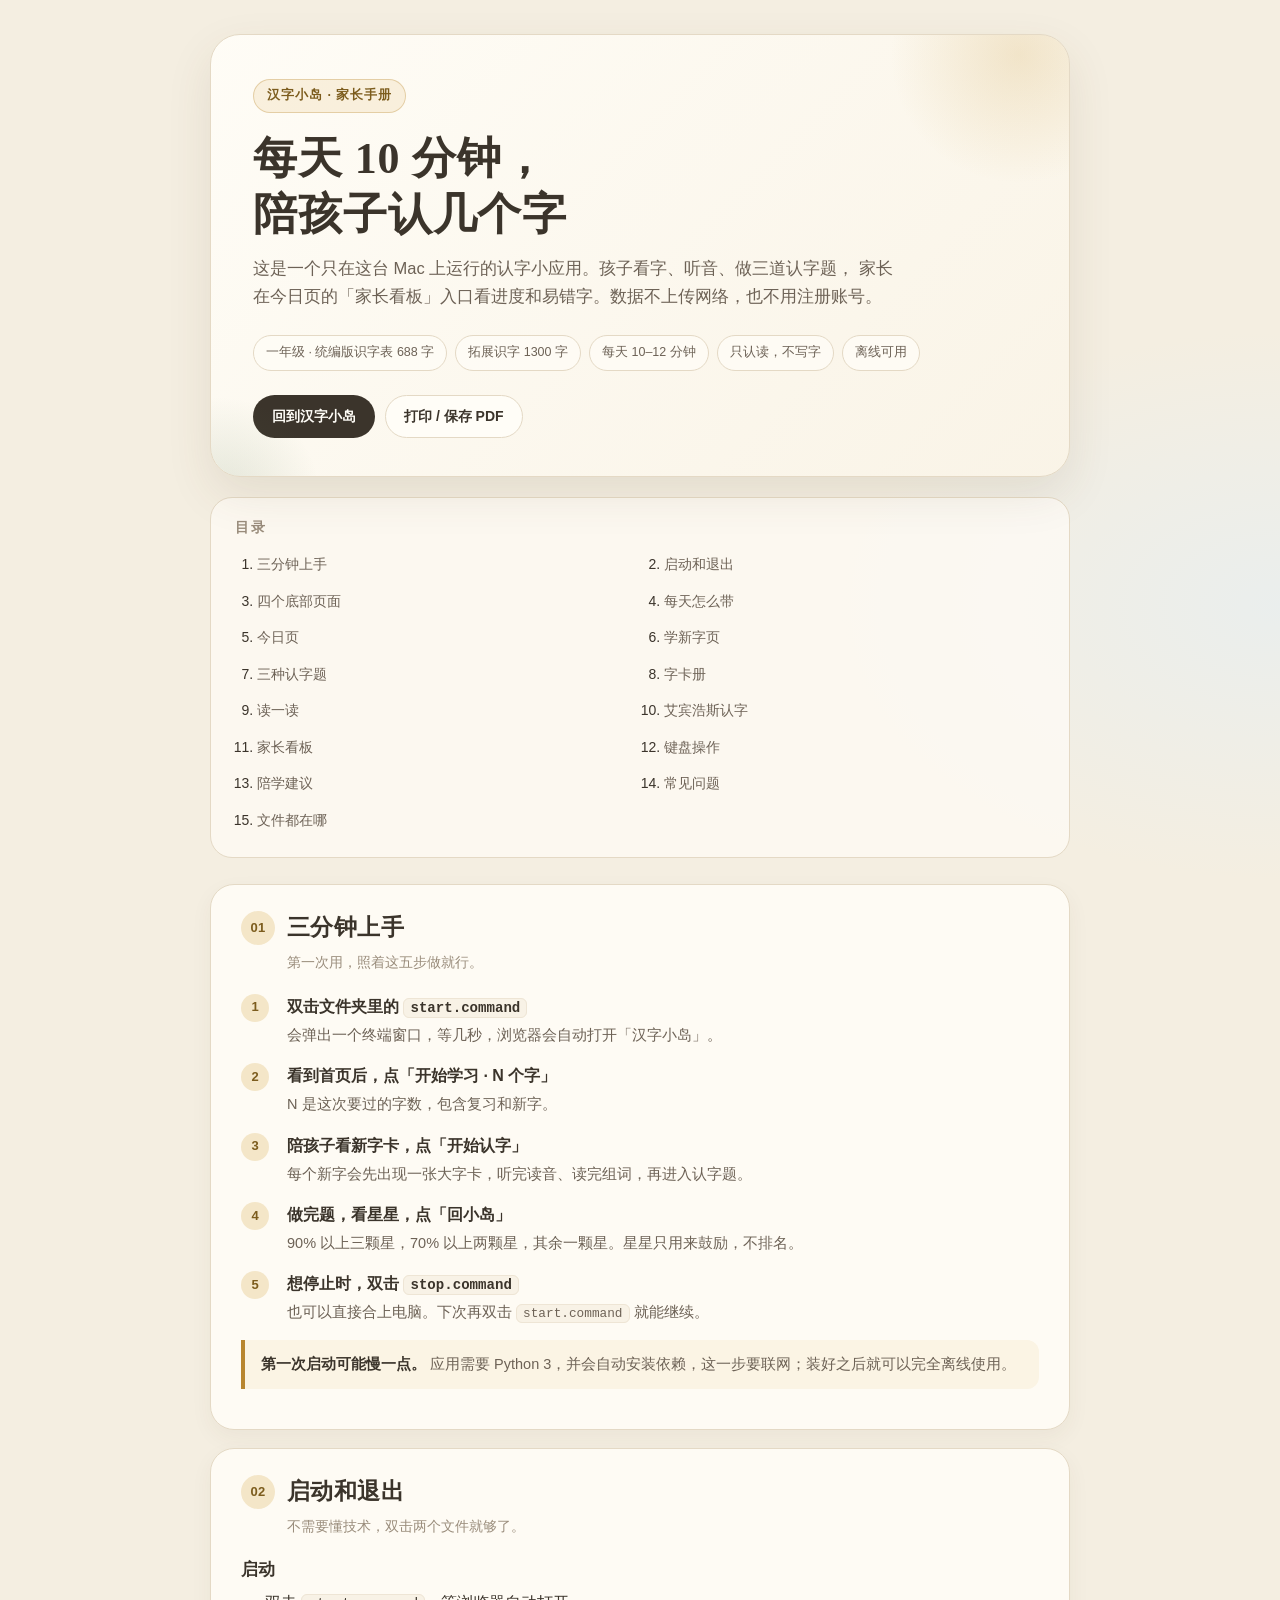
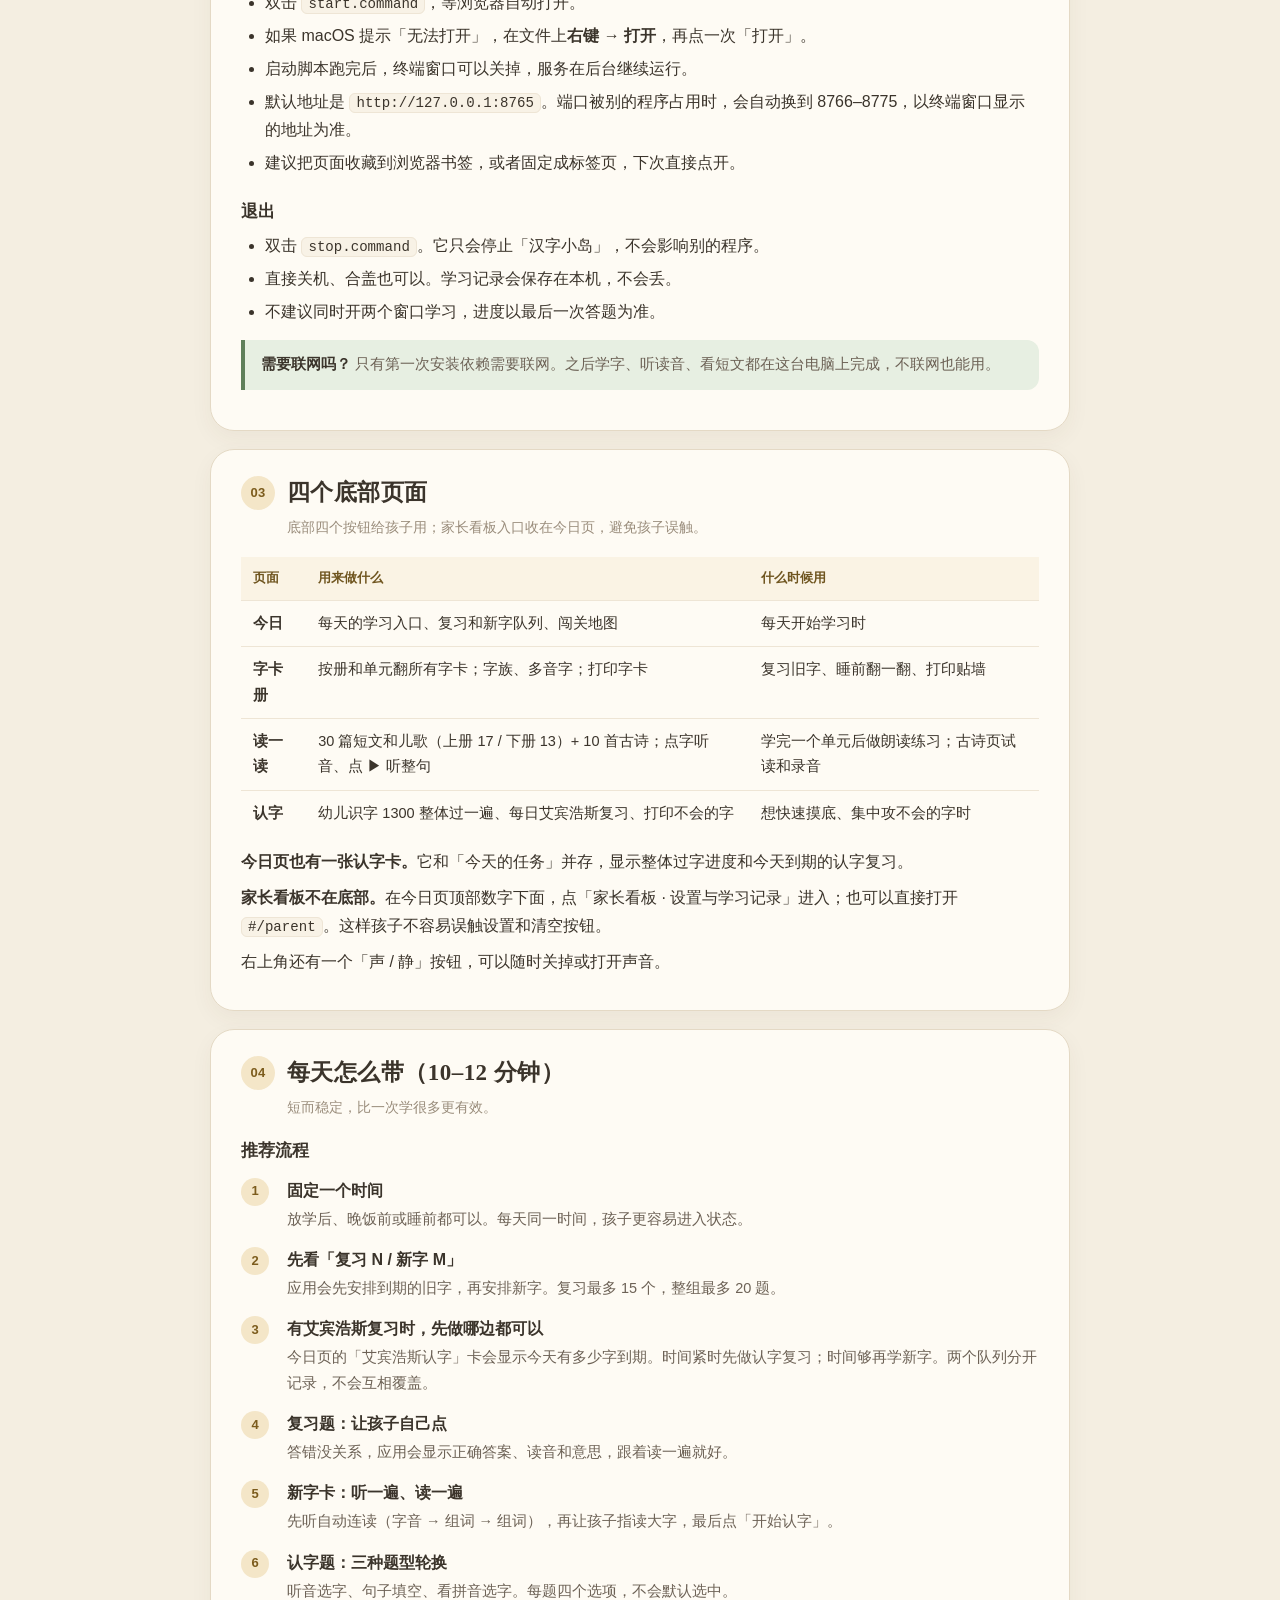
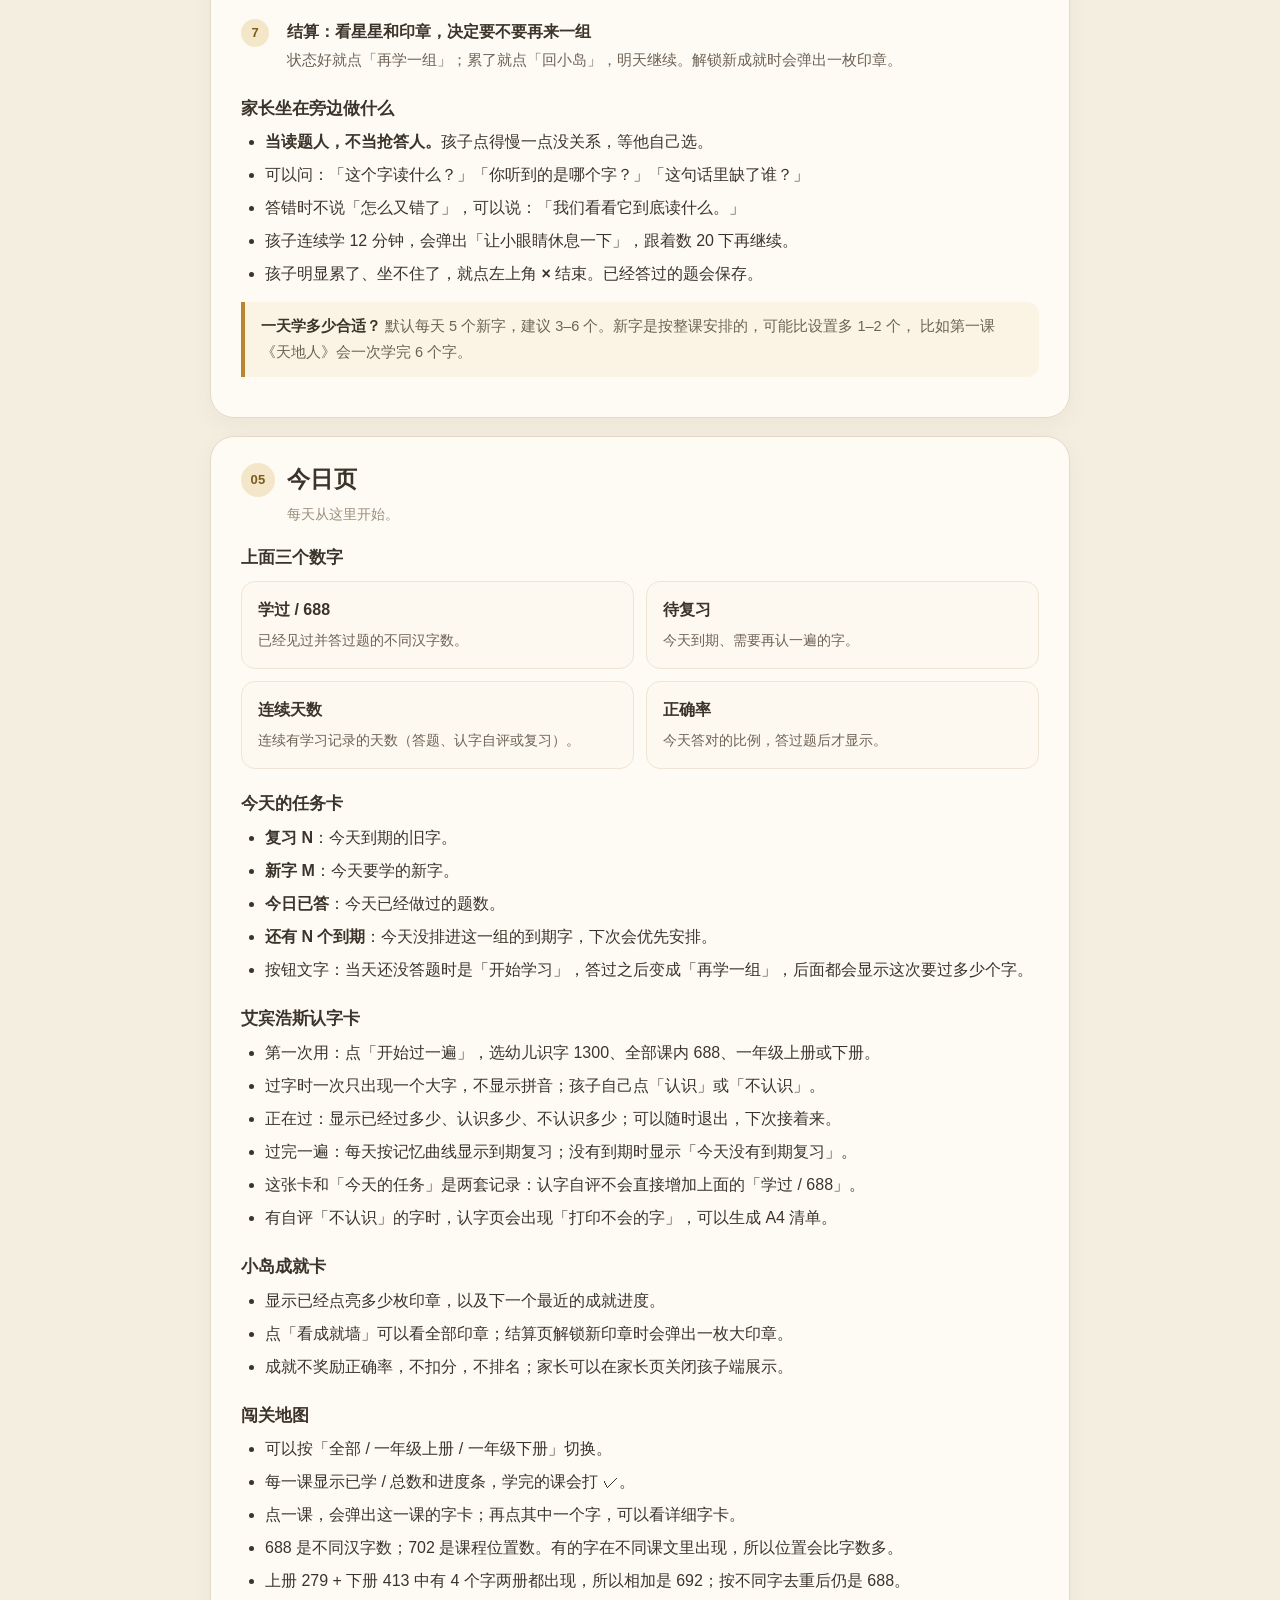
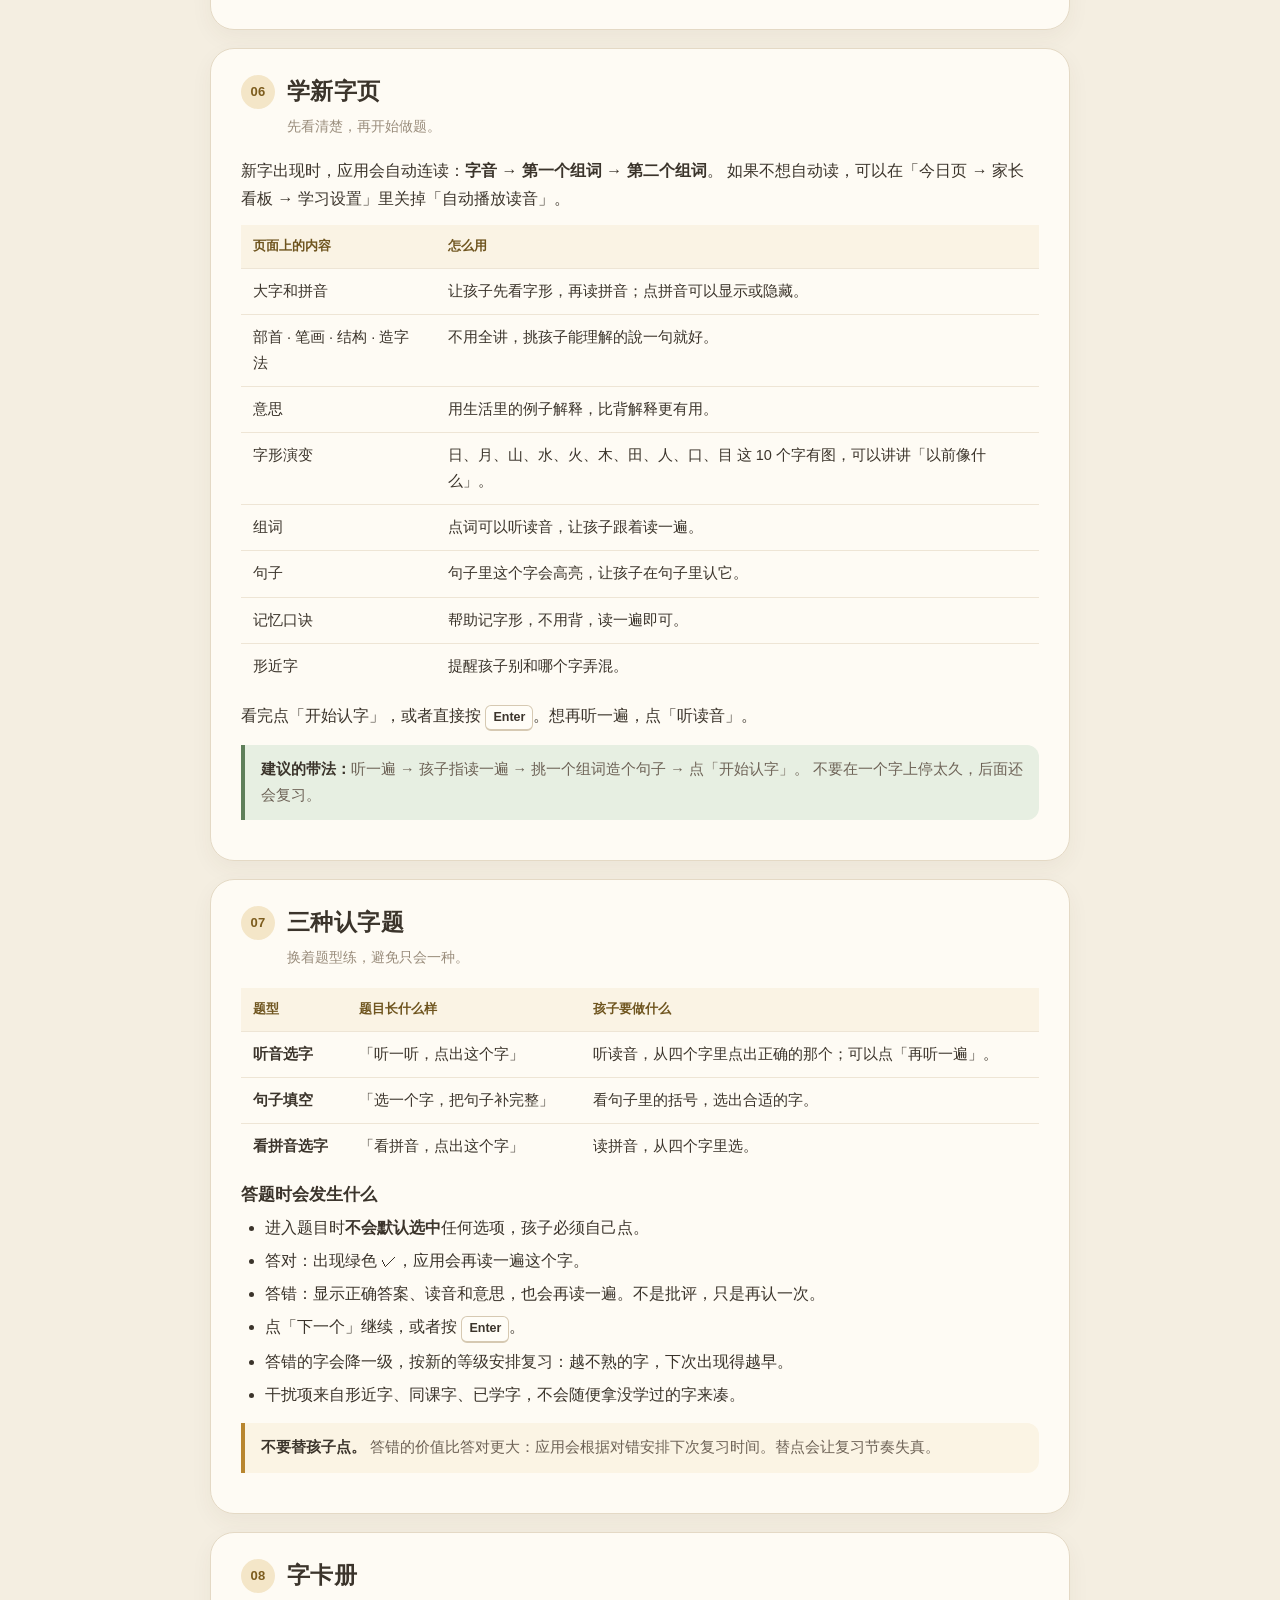
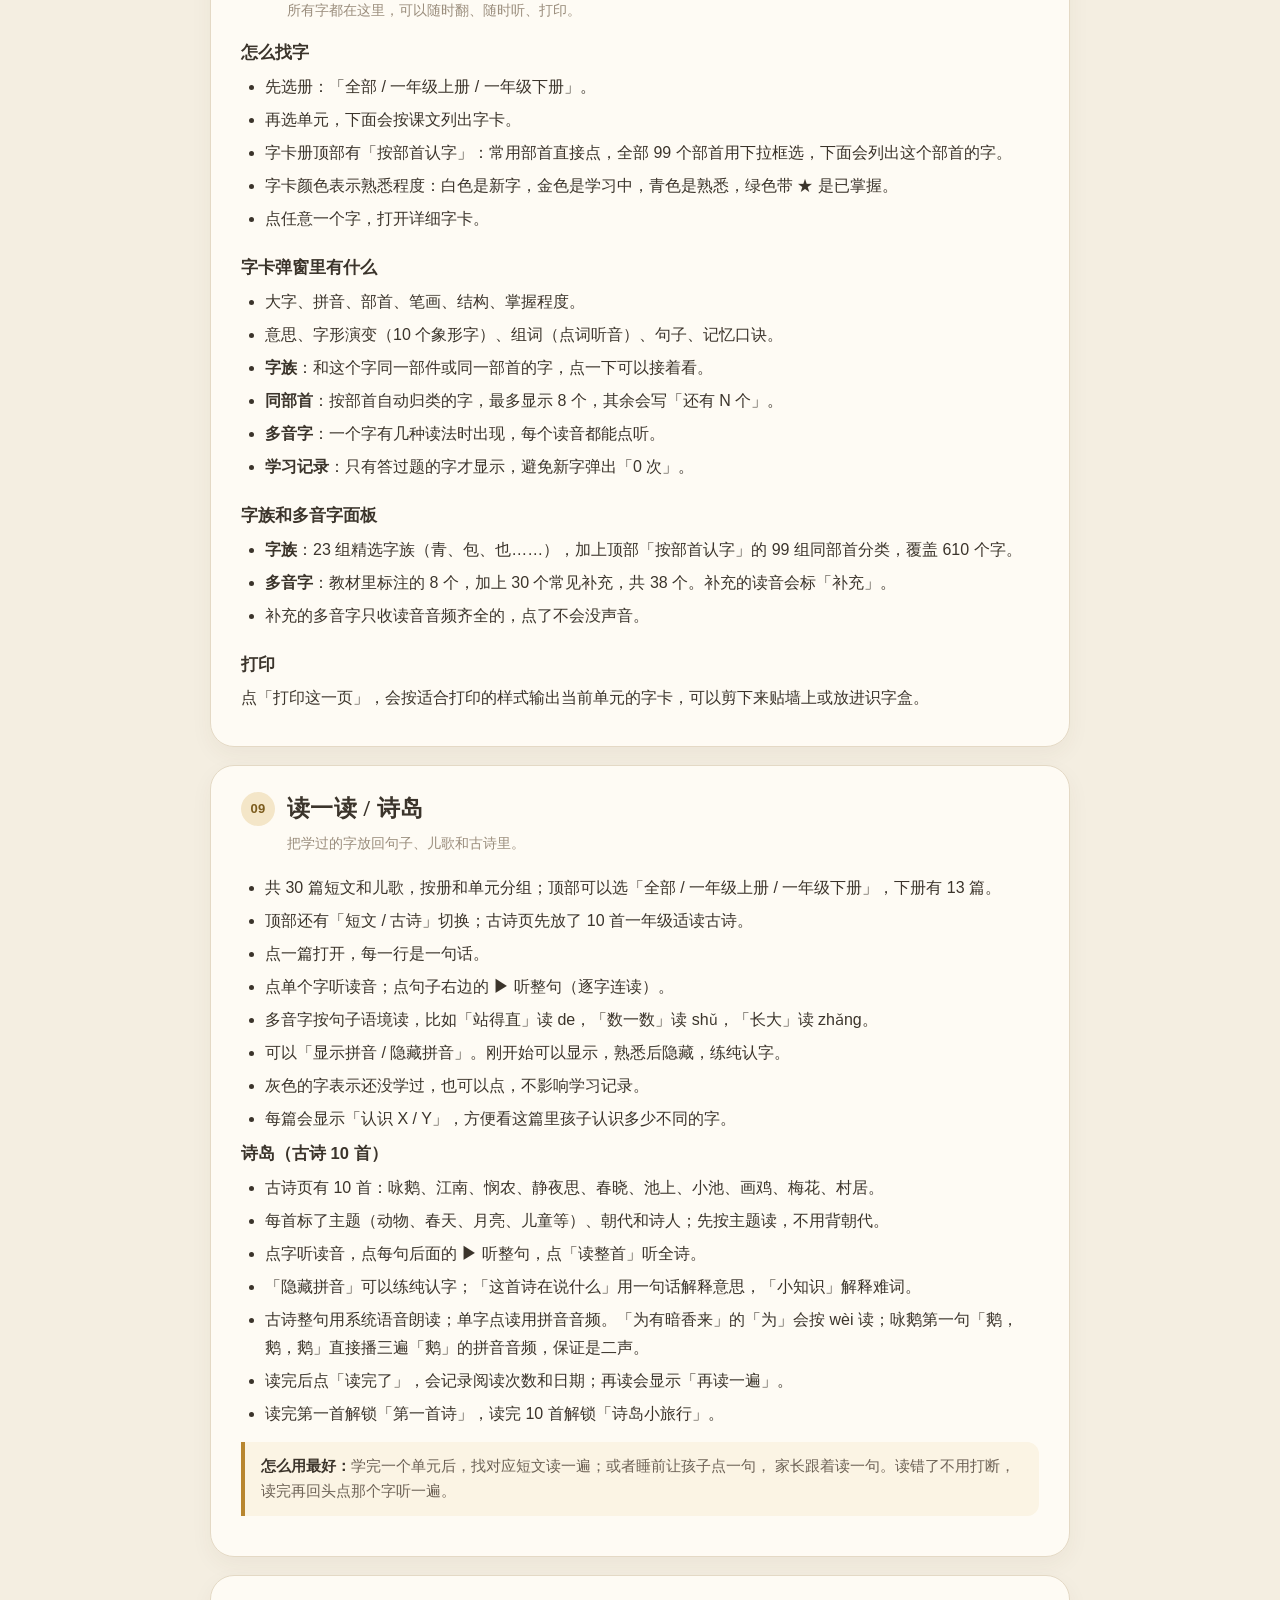
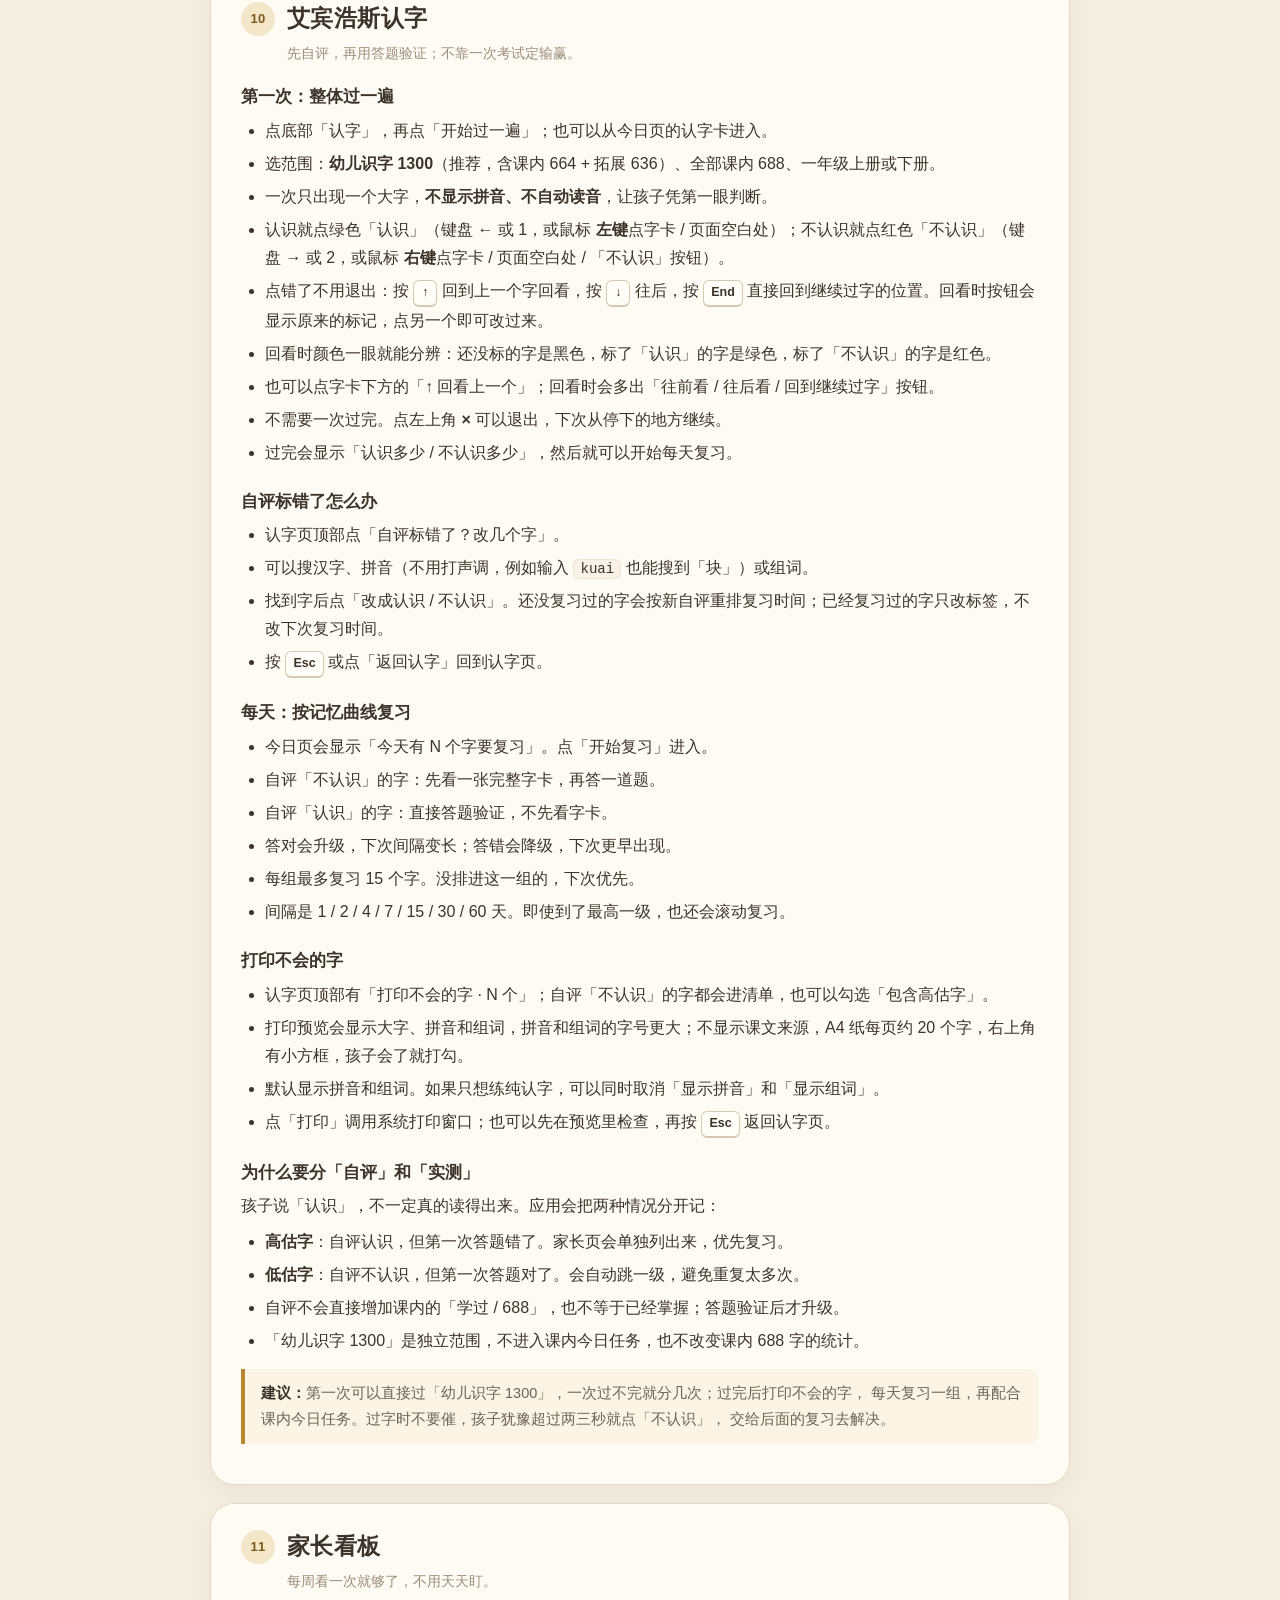
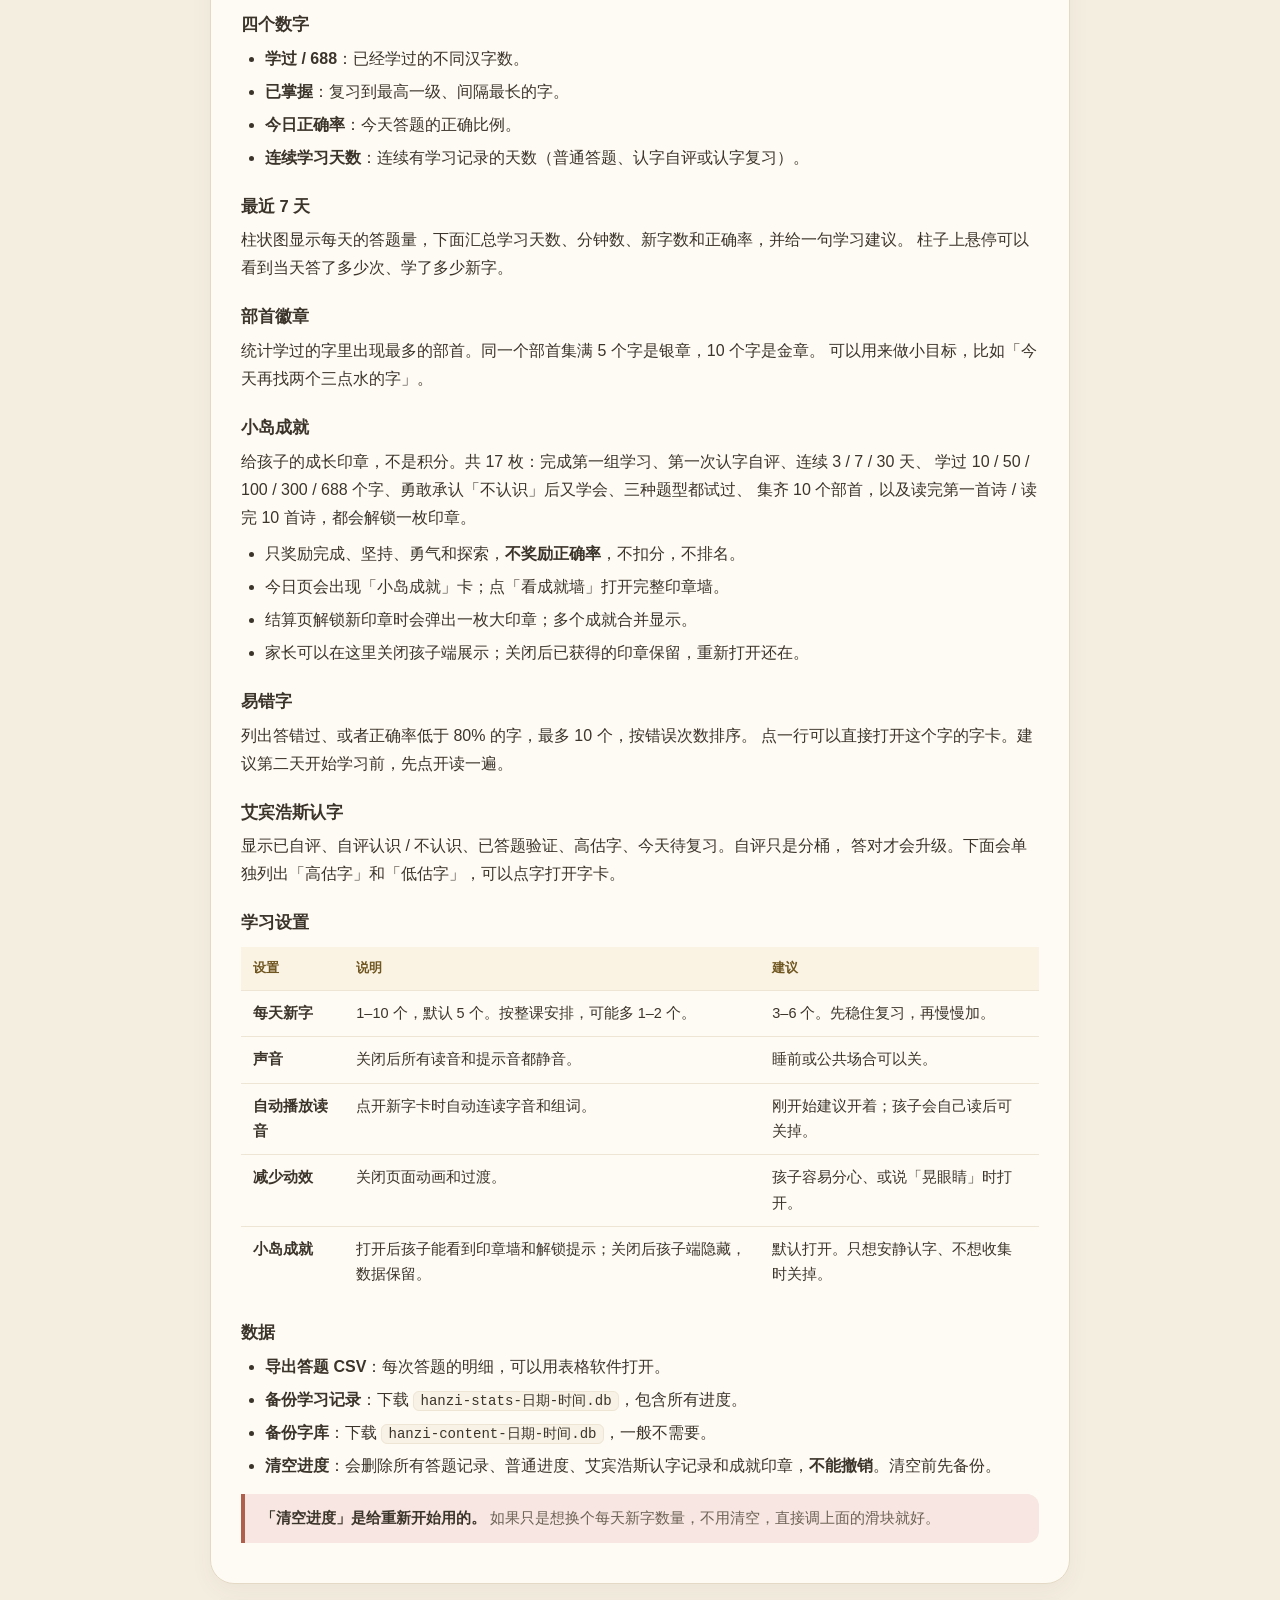
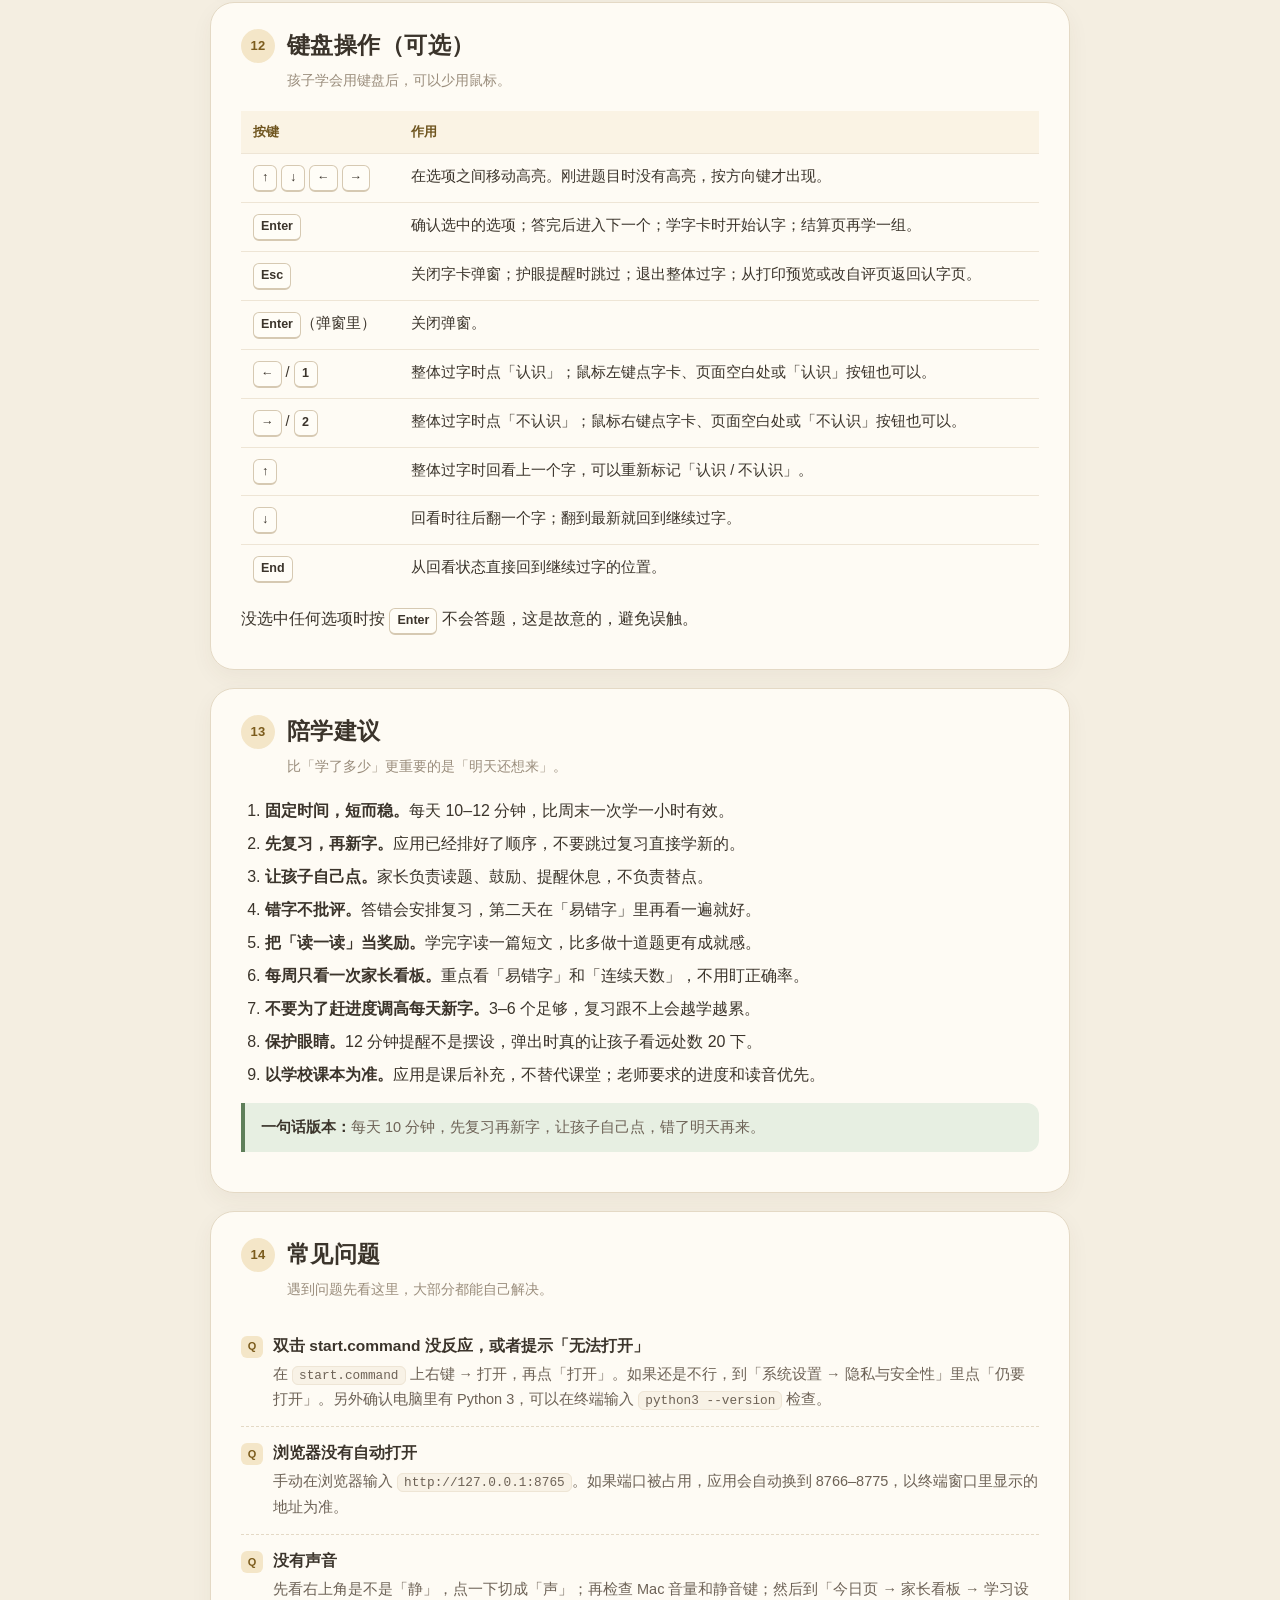
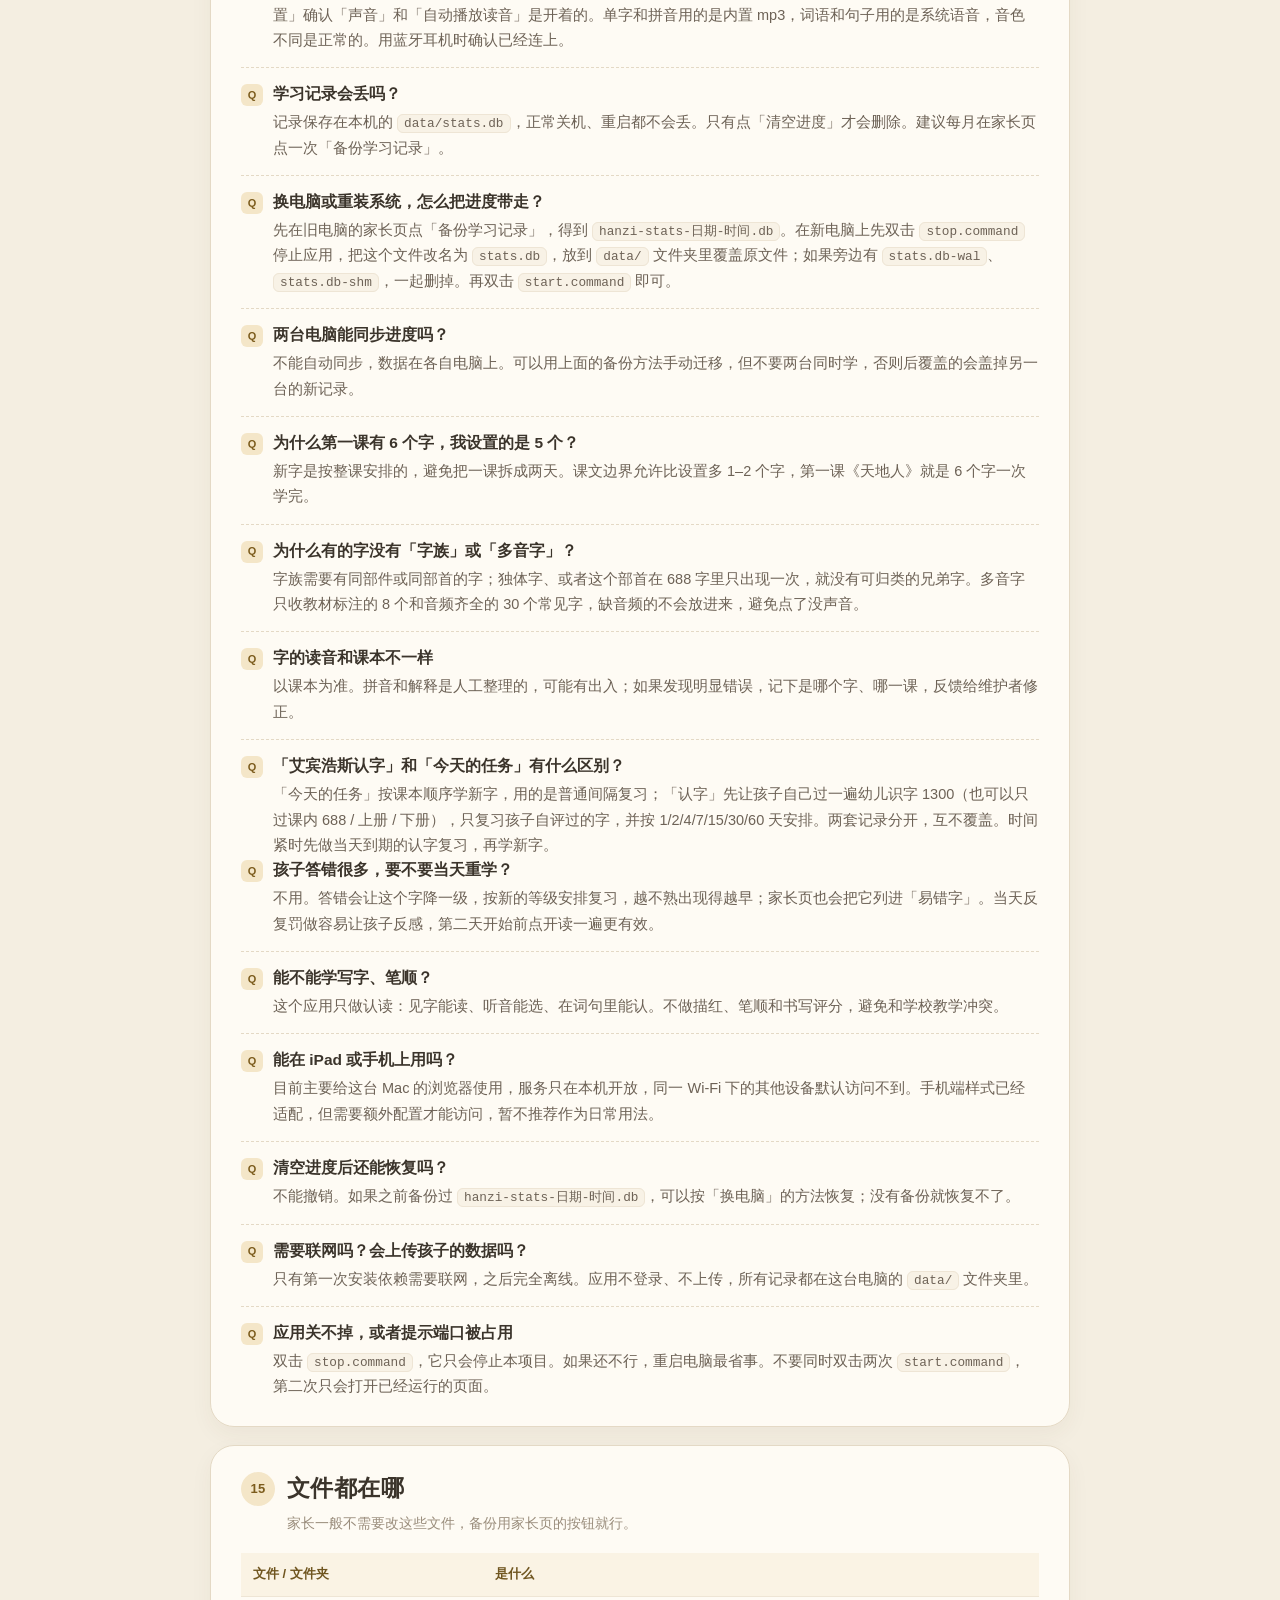
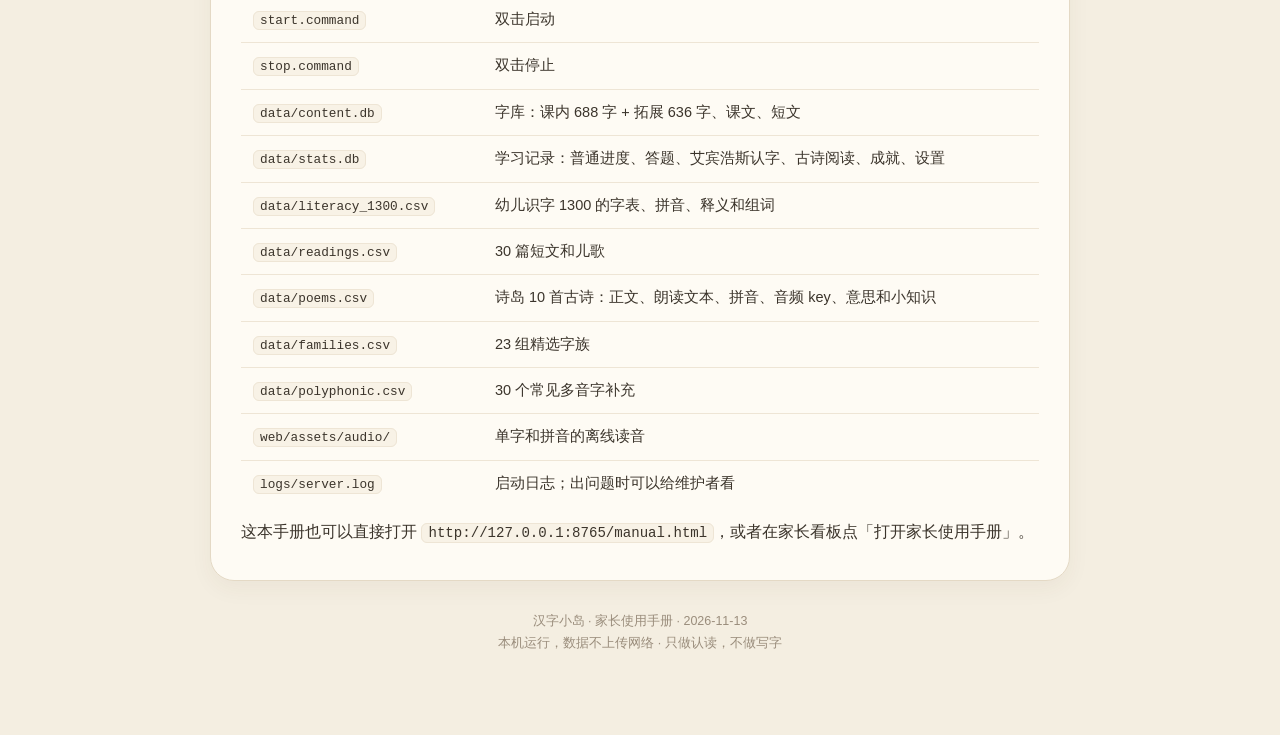
<file: web/manual.html>
<!doctype html>
<html lang="zh-CN">
<head>
<meta charset="utf-8" />
<meta name="viewport" content="width=device-width, initial-scale=1" />
<title>汉字小岛 · 家长使用手册</title>
<style>
  :root {
    --paper: #f4eee1;
    --card: #fffdf7;
    --ink: #3b342b;
    --ink-soft: #6d6256;
    --ink-faint: #9a8d7c;
    --line: #e4d9c5;
    --line-soft: #eee5d5;
    --gold: #b8862f;
    --gold-soft: #f4e6c8;
    --green: #5f7f5a;
    --green-soft: #e7efe2;
    --red: #b05f4c;
    --red-soft: #f7e6e1;
    --blue-soft: #e6eef2;
  }

  * { box-sizing: border-box; }

  html { scroll-behavior: smooth; }

  body {
    margin: 0;
    color: var(--ink);
    background:
      radial-gradient(900px 500px at 8% -8%, rgba(244, 230, 200, 0.85), transparent 60%),
      radial-gradient(800px 500px at 100% 4%, rgba(230, 238, 242, 0.7), transparent 55%),
      var(--paper);
    font-family: -apple-system, BlinkMacSystemFont, "PingFang SC", "Hiragino Sans GB",
      "Microsoft YaHei", sans-serif;
    font-size: 16px;
    line-height: 1.75;
    -webkit-font-smoothing: antialiased;
  }

  .page {
    max-width: 900px;
    margin: 0 auto;
    padding: 34px 20px 80px;
  }

  /* ---------- 封面 ---------- */

  .cover {
    position: relative;
    overflow: hidden;
    padding: 44px 42px 38px;
    border: 1px solid var(--line);
    border-radius: 30px;
    background:
      linear-gradient(135deg, rgba(255, 253, 247, 0.96), rgba(250, 244, 231, 0.92));
    box-shadow: 0 18px 46px rgba(84, 68, 43, 0.10);
  }

  .cover::before,
  .cover::after {
    content: "";
    position: absolute;
    border-radius: 50%;
    pointer-events: none;
  }
  .cover::before {
    width: 260px;
    height: 260px;
    right: -80px;
    top: -110px;
    background: radial-gradient(circle, rgba(201, 154, 61, 0.20), transparent 70%);
  }
  .cover::after {
    width: 200px;
    height: 200px;
    left: -90px;
    bottom: -120px;
    background: radial-gradient(circle, rgba(95, 127, 90, 0.16), transparent 70%);
  }

  .kicker {
    display: inline-flex;
    align-items: center;
    gap: 8px;
    padding: 5px 13px;
    border: 1px solid rgba(184, 134, 47, 0.32);
    border-radius: 999px;
    background: rgba(244, 230, 200, 0.55);
    color: #7c5c1d;
    font-size: 12.5px;
    font-weight: 700;
    letter-spacing: 0.08em;
  }

  .cover h1 {
    margin: 18px 0 10px;
    font-family: "Songti SC", "STSong", "Noto Serif SC", serif;
    font-size: clamp(30px, 5vw, 44px);
    line-height: 1.28;
    letter-spacing: 0.02em;
  }

  .cover .lead {
    max-width: 640px;
    margin: 0;
    color: var(--ink-soft);
    font-size: 16.5px;
  }

  .cover-meta {
    display: flex;
    flex-wrap: wrap;
    gap: 8px;
    margin-top: 24px;
  }

  .pill {
    display: inline-flex;
    align-items: center;
    gap: 6px;
    padding: 6px 12px;
    border: 1px solid var(--line);
    border-radius: 999px;
    background: rgba(255, 253, 247, 0.8);
    color: var(--ink-soft);
    font-size: 12.5px;
  }

  .cover-actions {
    display: flex;
    flex-wrap: wrap;
    gap: 10px;
    margin-top: 24px;
  }

  .btn {
    display: inline-flex;
    align-items: center;
    justify-content: center;
    min-height: 40px;
    padding: 8px 18px;
    border: 1px solid var(--line);
    border-radius: 999px;
    background: var(--card);
    color: var(--ink);
    font: inherit;
    font-size: 14px;
    font-weight: 700;
    text-decoration: none;
    cursor: pointer;
  }
  .btn.primary {
    border-color: transparent;
    background: var(--ink);
    color: #fffdf7;
  }
  .btn:hover { border-color: var(--gold); }

  /* ---------- 目录 ---------- */

  .toc {
    margin: 20px 0 26px;
    padding: 20px 24px;
    border: 1px solid var(--line);
    border-radius: 22px;
    background: rgba(255, 253, 247, 0.72);
  }

  .toc h2 {
    margin: 0 0 10px;
    font-size: 14px;
    color: var(--ink-faint);
    letter-spacing: 0.12em;
  }

  .toc ol {
    display: grid;
    grid-template-columns: repeat(2, minmax(0, 1fr));
    gap: 2px 26px;
    margin: 0;
    padding-left: 22px;
    font-size: 14px;
  }

  .toc a {
    color: var(--ink-soft);
    text-decoration: none;
  }
  .toc a:hover { color: var(--gold); text-decoration: underline; }

  /* ---------- 正文 ---------- */

  main section {
    margin-bottom: 18px;
    padding: 26px 30px;
    border: 1px solid var(--line);
    border-radius: 24px;
    background: rgba(255, 253, 247, 0.9);
    box-shadow: 0 8px 22px rgba(84, 68, 43, 0.05);
  }

  h2 {
    display: flex;
    align-items: center;
    gap: 12px;
    margin: 0 0 6px;
    font-family: "Songti SC", "STSong", "Noto Serif SC", serif;
    font-size: 23px;
    line-height: 1.4;
    letter-spacing: 0.02em;
  }

  .num {
    flex: 0 0 auto;
    display: inline-grid;
    place-items: center;
    width: 34px;
    height: 34px;
    border-radius: 50%;
    background: var(--gold-soft);
    color: #7c5c1d;
    font-family: -apple-system, BlinkMacSystemFont, "PingFang SC", sans-serif;
    font-size: 13px;
    font-weight: 800;
    letter-spacing: 0.02em;
  }

  .section-sub {
    margin: 0 0 18px 46px;
    color: var(--ink-faint);
    font-size: 13.5px;
  }

  h3 {
    margin: 22px 0 8px;
    font-size: 16.5px;
    line-height: 1.5;
  }
  h3:first-of-type { margin-top: 8px; }

  p { margin: 8px 0; }
  ul, ol { margin: 8px 0; padding-left: 24px; }
  li { margin: 5px 0; }
  strong { color: var(--ink); }
  code {
    padding: 1px 6px;
    border: 1px solid var(--line-soft);
    border-radius: 6px;
    background: #f8f2e6;
    font-family: "SF Mono", ui-monospace, Menlo, monospace;
    font-size: 0.88em;
  }

  .tip, .warn, .note {
    margin: 14px 0;
    padding: 12px 16px;
    border-left: 4px solid var(--gold);
    border-radius: 0 12px 12px 0;
    background: #fbf4e4;
    color: var(--ink-soft);
    font-size: 14.5px;
  }
  .tip b, .warn b, .note b { color: var(--ink); }
  .warn {
    border-left-color: var(--red);
    background: var(--red-soft);
  }
  .note {
    border-left-color: var(--green);
    background: var(--green-soft);
  }

  /* 步骤 */
  .steps {
    list-style: none;
    counter-reset: step;
    padding-left: 0;
    margin: 14px 0;
  }
  .steps > li {
    position: relative;
    margin: 0 0 14px;
    padding-left: 46px;
    min-height: 30px;
  }
  .steps > li::before {
    counter-increment: step;
    content: counter(step);
    position: absolute;
    left: 0;
    top: 1px;
    display: grid;
    place-items: center;
    width: 28px;
    height: 28px;
    border-radius: 50%;
    background: var(--gold-soft);
    color: #7c5c1d;
    font-size: 13px;
    font-weight: 800;
  }
  .steps > li b { display: block; }
  .steps > li p { margin: 2px 0 0; color: var(--ink-soft); font-size: 14.5px; }

  /* 表格 */
  .table-wrap { overflow-x: auto; margin: 12px 0; }

  table {
    width: 100%;
    border-collapse: collapse;
    font-size: 14.5px;
  }
  th, td {
    padding: 10px 12px;
    border-bottom: 1px solid var(--line-soft);
    text-align: left;
    vertical-align: top;
  }
  th {
    background: #faf3e4;
    color: #6f551f;
    font-size: 13px;
    font-weight: 700;
    white-space: nowrap;
  }
  tr:last-child td { border-bottom: 0; }

  kbd {
    display: inline-block;
    min-width: 24px;
    padding: 1px 7px;
    border: 1px solid #d6c9b2;
    border-bottom-width: 2px;
    border-radius: 6px;
    background: #fffdf7;
    color: var(--ink);
    font-family: -apple-system, BlinkMacSystemFont, "PingFang SC", sans-serif;
    font-size: 12.5px;
    font-weight: 700;
    text-align: center;
  }

  .grid2 {
    display: grid;
    grid-template-columns: repeat(2, minmax(0, 1fr));
    gap: 12px;
    margin: 12px 0;
  }
  .mini-card {
    padding: 14px 16px;
    border: 1px solid var(--line-soft);
    border-radius: 14px;
    background: #fdf9f0;
  }
  .mini-card b { display: block; margin-bottom: 2px; }
  .mini-card span { color: var(--ink-soft); font-size: 14px; }

  /* FAQ */
  .faq-item {
    padding: 14px 0;
    border-bottom: 1px dashed var(--line);
  }
  .faq-item:last-child { border-bottom: 0; padding-bottom: 0; }
  .faq-item h3 {
    display: flex;
    gap: 10px;
    margin: 0 0 4px;
    font-size: 15.5px;
  }
  .q {
    flex: 0 0 auto;
    display: inline-grid;
    place-items: center;
    width: 22px;
    height: 22px;
    margin-top: 2px;
    border-radius: 6px;
    background: var(--gold-soft);
    color: #7c5c1d;
    font-size: 11px;
    font-weight: 800;
  }
  .faq-item p { margin: 0 0 0 32px; color: var(--ink-soft); font-size: 14.5px; }

  footer {
    margin-top: 30px;
    padding: 0 8px;
    color: var(--ink-faint);
    font-size: 12.5px;
    text-align: center;
  }

  a { color: #8a6420; }

  @media (max-width: 680px) {
    .page { padding: 20px 12px 60px; }
    .cover { padding: 30px 22px 26px; border-radius: 24px; }
    main section { padding: 20px 18px; border-radius: 20px; }
    .toc { padding: 16px 18px; }
    .toc ol { grid-template-columns: 1fr; }
    .section-sub { margin-left: 0; }
    .grid2 { grid-template-columns: 1fr; }
    h2 { font-size: 20px; }
    .faq-item p { margin-left: 0; }
  }

  @media print {
    @page { margin: 16mm; }
    body { background: #fff; font-size: 11.5pt; }
    .page { max-width: none; padding: 0; }
    .no-print { display: none !important; }
    .cover, main section, .toc {
      box-shadow: none;
      background: #fff;
      border-color: #ccc;
    }
    main section { break-inside: avoid; page-break-inside: avoid; }
    h2 { break-after: avoid; }
    a { color: inherit; text-decoration: none; }
  }
</style>
</head>
<body>
<div class="page">

  <header class="cover">
    <span class="kicker">汉字小岛 · 家长手册</span>
    <h1>每天 10 分钟，<br />陪孩子认几个字</h1>
    <p class="lead">
      这是一个只在这台 Mac 上运行的认字小应用。孩子看字、听音、做三道认字题，
      家长在今日页的「家长看板」入口看进度和易错字。数据不上传网络，也不用注册账号。
    </p>
    <div class="cover-meta">
      <span class="pill">一年级 · 统编版识字表 688 字</span>
      <span class="pill">拓展识字 1300 字</span>
      <span class="pill">每天 10–12 分钟</span>
      <span class="pill">只认读，不写字</span>
      <span class="pill">离线可用</span>
    </div>
    <div class="cover-actions no-print">
      <a class="btn primary" href="/">回到汉字小岛</a>
      <button class="btn" type="button" onclick="window.print()">打印 / 保存 PDF</button>
    </div>
  </header>

  <nav class="toc no-print" aria-label="目录">
    <h2>目录</h2>
    <ol>
      <li><a href="#quick">三分钟上手</a></li>
      <li><a href="#start">启动和退出</a></li>
      <li><a href="#tour">四个底部页面</a></li>
      <li><a href="#daily">每天怎么带</a></li>
      <li><a href="#home">今日页</a></li>
      <li><a href="#learn">学新字页</a></li>
      <li><a href="#quiz">三种认字题</a></li>
      <li><a href="#cards">字卡册</a></li>
      <li><a href="#read">读一读</a></li>
      <li><a href="#recognition">艾宾浩斯认字</a></li>
      <li><a href="#parent">家长看板</a></li>
      <li><a href="#keys">键盘操作</a></li>
      <li><a href="#tips">陪学建议</a></li>
      <li><a href="#faq">常见问题</a></li>
      <li><a href="#files">文件都在哪</a></li>
    </ol>
  </nav>

  <main>

    <!-- 01 快速上手 -->
    <section id="quick">
      <h2><span class="num">01</span>三分钟上手</h2>
      <p class="section-sub">第一次用，照着这五步做就行。</p>

      <ol class="steps">
        <li>
          <b>双击文件夹里的 <code>start.command</code></b>
          <p>会弹出一个终端窗口，等几秒，浏览器会自动打开「汉字小岛」。</p>
        </li>
        <li>
          <b>看到首页后，点「开始学习 · N 个字」</b>
          <p>N 是这次要过的字数，包含复习和新字。</p>
        </li>
        <li>
          <b>陪孩子看新字卡，点「开始认字」</b>
          <p>每个新字会先出现一张大字卡，听完读音、读完组词，再进入认字题。</p>
        </li>
        <li>
          <b>做完题，看星星，点「回小岛」</b>
          <p>90% 以上三颗星，70% 以上两颗星，其余一颗星。星星只用来鼓励，不排名。</p>
        </li>
        <li>
          <b>想停止时，双击 <code>stop.command</code></b>
          <p>也可以直接合上电脑。下次再双击 <code>start.command</code> 就能继续。</p>
        </li>
      </ol>

      <div class="tip">
        <b>第一次启动可能慢一点。</b>
        应用需要 Python 3，并会自动安装依赖，这一步要联网；装好之后就可以完全离线使用。
      </div>
    </section>

    <!-- 02 启动退出 -->
    <section id="start">
      <h2><span class="num">02</span>启动和退出</h2>
      <p class="section-sub">不需要懂技术，双击两个文件就够了。</p>

      <h3>启动</h3>
      <ul>
        <li>双击 <code>start.command</code>，等浏览器自动打开。</li>
        <li>如果 macOS 提示「无法打开」，在文件上<strong>右键 → 打开</strong>，再点一次「打开」。</li>
        <li>启动脚本跑完后，终端窗口可以关掉，服务在后台继续运行。</li>
        <li>默认地址是 <code>http://127.0.0.1:8765</code>。端口被别的程序占用时，会自动换到 8766–8775，以终端窗口显示的地址为准。</li>
        <li>建议把页面收藏到浏览器书签，或者固定成标签页，下次直接点开。</li>
      </ul>

      <h3>退出</h3>
      <ul>
        <li>双击 <code>stop.command</code>。它只会停止「汉字小岛」，不会影响别的程序。</li>
        <li>直接关机、合盖也可以。学习记录会保存在本机，不会丢。</li>
        <li>不建议同时开两个窗口学习，进度以最后一次答题为准。</li>
      </ul>

      <div class="note">
        <b>需要联网吗？</b>
        只有第一次安装依赖需要联网。之后学字、听读音、看短文都在这台电脑上完成，不联网也能用。
      </div>
    </section>

    <!-- 03 四个底部页面 -->
    <section id="tour">
      <h2><span class="num">03</span>四个底部页面</h2>
      <p class="section-sub">底部四个按钮给孩子用；家长看板入口收在今日页，避免孩子误触。</p>

      <div class="table-wrap">
        <table>
          <thead>
            <tr><th>页面</th><th>用来做什么</th><th>什么时候用</th></tr>
          </thead>
          <tbody>
            <tr>
              <td><b>今日</b></td>
              <td>每天的学习入口、复习和新字队列、闯关地图</td>
              <td>每天开始学习时</td>
            </tr>
            <tr>
              <td><b>字卡册</b></td>
              <td>按册和单元翻所有字卡；字族、多音字；打印字卡</td>
              <td>复习旧字、睡前翻一翻、打印贴墙</td>
            </tr>
            <tr>
              <td><b>读一读</b></td>
              <td>30 篇短文和儿歌（上册 17 / 下册 13）+ 10 首古诗；点字听音、点 ▶ 听整句</td>
              <td>学完一个单元后做朗读练习；古诗页试读和录音</td>
            </tr>
            <tr>
              <td><b>认字</b></td>
              <td>幼儿识字 1300 整体过一遍、每日艾宾浩斯复习、打印不会的字</td>
              <td>想快速摸底、集中攻不会的字时</td>
            </tr>
          </tbody>
        </table>
      </div>

      <p><b>今日页也有一张认字卡。</b>它和「今天的任务」并存，显示整体过字进度和今天到期的认字复习。</p>
      <p><b>家长看板不在底部。</b>在今日页顶部数字下面，点「家长看板 · 设置与学习记录」进入；也可以直接打开 <code>#/parent</code>。这样孩子不容易误触设置和清空按钮。</p>
      <p>右上角还有一个「声 / 静」按钮，可以随时关掉或打开声音。</p>
    </section>

    <!-- 04 每天怎么带 -->
    <section id="daily">
      <h2><span class="num">04</span>每天怎么带（10–12 分钟）</h2>
      <p class="section-sub">短而稳定，比一次学很多更有效。</p>

      <h3>推荐流程</h3>
      <ol class="steps">
        <li>
          <b>固定一个时间</b>
          <p>放学后、晚饭前或睡前都可以。每天同一时间，孩子更容易进入状态。</p>
        </li>
        <li>
          <b>先看「复习 N / 新字 M」</b>
          <p>应用会先安排到期的旧字，再安排新字。复习最多 15 个，整组最多 20 题。</p>
        </li>
        <li>
          <b>有艾宾浩斯复习时，先做哪边都可以</b>
          <p>今日页的「艾宾浩斯认字」卡会显示今天有多少字到期。时间紧时先做认字复习；时间够再学新字。两个队列分开记录，不会互相覆盖。</p>
        </li>
        <li>
          <b>复习题：让孩子自己点</b>
          <p>答错没关系，应用会显示正确答案、读音和意思，跟着读一遍就好。</p>
        </li>
        <li>
          <b>新字卡：听一遍、读一遍</b>
          <p>先听自动连读（字音 → 组词 → 组词），再让孩子指读大字，最后点「开始认字」。</p>
        </li>
        <li>
          <b>认字题：三种题型轮换</b>
          <p>听音选字、句子填空、看拼音选字。每题四个选项，不会默认选中。</p>
        </li>
        <li>
          <b>结算：看星星和印章，决定要不要再来一组</b>
          <p>状态好就点「再学一组」；累了就点「回小岛」，明天继续。解锁新成就时会弹出一枚印章。</p>
        </li>
      </ol>

      <h3>家长坐在旁边做什么</h3>
      <ul>
        <li><b>当读题人，不当抢答人。</b>孩子点得慢一点没关系，等他自己选。</li>
        <li>可以问：「这个字读什么？」「你听到的是哪个字？」「这句话里缺了谁？」</li>
        <li>答错时不说「怎么又错了」，可以说：「我们看看它到底读什么。」</li>
        <li>孩子连续学 12 分钟，会弹出「让小眼睛休息一下」，跟着数 20 下再继续。</li>
        <li>孩子明显累了、坐不住了，就点左上角 <b>×</b> 结束。已经答过的题会保存。</li>
      </ul>

      <div class="tip">
        <b>一天学多少合适？</b>
        默认每天 5 个新字，建议 3–6 个。新字是按整课安排的，可能比设置多 1–2 个，
        比如第一课《天地人》会一次学完 6 个字。
      </div>
    </section>

    <!-- 05 今日页 -->
    <section id="home">
      <h2><span class="num">05</span>今日页</h2>
      <p class="section-sub">每天从这里开始。</p>

      <h3>上面三个数字</h3>
      <div class="grid2">
        <div class="mini-card"><b>学过 / 688</b><span>已经见过并答过题的不同汉字数。</span></div>
        <div class="mini-card"><b>待复习</b><span>今天到期、需要再认一遍的字。</span></div>
        <div class="mini-card"><b>连续天数</b><span>连续有学习记录的天数（答题、认字自评或复习）。</span></div>
        <div class="mini-card"><b>正确率</b><span>今天答对的比例，答过题后才显示。</span></div>
      </div>

      <h3>今天的任务卡</h3>
      <ul>
        <li><b>复习 N</b>：今天到期的旧字。</li>
        <li><b>新字 M</b>：今天要学的新字。</li>
        <li><b>今日已答</b>：今天已经做过的题数。</li>
        <li><b>还有 N 个到期</b>：今天没排进这一组的到期字，下次会优先安排。</li>
        <li>按钮文字：当天还没答题时是「开始学习」，答过之后变成「再学一组」，后面都会显示这次要过多少个字。</li>
      </ul>

      <h3>艾宾浩斯认字卡</h3>
      <ul>
        <li>第一次用：点「开始过一遍」，选幼儿识字 1300、全部课内 688、一年级上册或下册。</li>
        <li>过字时一次只出现一个大字，不显示拼音；孩子自己点「认识」或「不认识」。</li>
        <li>正在过：显示已经过多少、认识多少、不认识多少；可以随时退出，下次接着来。</li>
        <li>过完一遍：每天按记忆曲线显示到期复习；没有到期时显示「今天没有到期复习」。</li>
        <li>这张卡和「今天的任务」是两套记录：认字自评不会直接增加上面的「学过 / 688」。</li>
        <li>有自评「不认识」的字时，认字页会出现「打印不会的字」，可以生成 A4 清单。</li>
      </ul>

      <h3>小岛成就卡</h3>
      <ul>
        <li>显示已经点亮多少枚印章，以及下一个最近的成就进度。</li>
        <li>点「看成就墙」可以看全部印章；结算页解锁新印章时会弹出一枚大印章。</li>
        <li>成就不奖励正确率，不扣分，不排名；家长可以在家长页关闭孩子端展示。</li>
      </ul>

      <h3>闯关地图</h3>
      <ul>
        <li>可以按「全部 / 一年级上册 / 一年级下册」切换。</li>
        <li>每一课显示已学 / 总数和进度条，学完的课会打 ✓。</li>
        <li>点一课，会弹出这一课的字卡；再点其中一个字，可以看详细字卡。</li>
        <li>688 是不同汉字数；702 是课程位置数。有的字在不同课文里出现，所以位置会比字数多。</li>
        <li>上册 279 + 下册 413 中有 4 个字两册都出现，所以相加是 692；按不同字去重后仍是 688。</li>
      </ul>
    </section>

    <!-- 06 学新字 -->
    <section id="learn">
      <h2><span class="num">06</span>学新字页</h2>
      <p class="section-sub">先看清楚，再开始做题。</p>

      <p>新字出现时，应用会自动连读：<b>字音 → 第一个组词 → 第二个组词</b>。
      如果不想自动读，可以在「今日页 → 家长看板 → 学习设置」里关掉「自动播放读音」。</p>

      <div class="table-wrap">
        <table>
          <thead>
            <tr><th>页面上的内容</th><th>怎么用</th></tr>
          </thead>
          <tbody>
            <tr><td>大字和拼音</td><td>让孩子先看字形，再读拼音；点拼音可以显示或隐藏。</td></tr>
            <tr><td>部首 · 笔画 · 结构 · 造字法</td><td>不用全讲，挑孩子能理解的說一句就好。</td></tr>
            <tr><td>意思</td><td>用生活里的例子解释，比背解释更有用。</td></tr>
            <tr><td>字形演变</td><td>日、月、山、水、火、木、田、人、口、目 这 10 个字有图，可以讲讲「以前像什么」。</td></tr>
            <tr><td>组词</td><td>点词可以听读音，让孩子跟着读一遍。</td></tr>
            <tr><td>句子</td><td>句子里这个字会高亮，让孩子在句子里认它。</td></tr>
            <tr><td>记忆口诀</td><td>帮助记字形，不用背，读一遍即可。</td></tr>
            <tr><td>形近字</td><td>提醒孩子别和哪个字弄混。</td></tr>
          </tbody>
        </table>
      </div>

      <p>看完点「开始认字」，或者直接按 <kbd>Enter</kbd>。想再听一遍，点「听读音」。</p>

      <div class="note">
        <b>建议的带法：</b>听一遍 → 孩子指读一遍 → 挑一个组词造个句子 → 点「开始认字」。
        不要在一个字上停太久，后面还会复习。
      </div>
    </section>

    <!-- 07 三种题 -->
    <section id="quiz">
      <h2><span class="num">07</span>三种认字题</h2>
      <p class="section-sub">换着题型练，避免只会一种。</p>

      <div class="table-wrap">
        <table>
          <thead>
            <tr><th>题型</th><th>题目长什么样</th><th>孩子要做什么</th></tr>
          </thead>
          <tbody>
            <tr>
              <td><b>听音选字</b></td>
              <td>「听一听，点出这个字」</td>
              <td>听读音，从四个字里点出正确的那个；可以点「再听一遍」。</td>
            </tr>
            <tr>
              <td><b>句子填空</b></td>
              <td>「选一个字，把句子补完整」</td>
              <td>看句子里的括号，选出合适的字。</td>
            </tr>
            <tr>
              <td><b>看拼音选字</b></td>
              <td>「看拼音，点出这个字」</td>
              <td>读拼音，从四个字里选。</td>
            </tr>
          </tbody>
        </table>
      </div>

      <h3>答题时会发生什么</h3>
      <ul>
        <li>进入题目时<b>不会默认选中</b>任何选项，孩子必须自己点。</li>
        <li>答对：出现绿色 ✓，应用会再读一遍这个字。</li>
        <li>答错：显示正确答案、读音和意思，也会再读一遍。不是批评，只是再认一次。</li>
        <li>点「下一个」继续，或者按 <kbd>Enter</kbd>。</li>
        <li>答错的字会降一级，按新的等级安排复习：越不熟的字，下次出现得越早。</li>
        <li>干扰项来自形近字、同课字、已学字，不会随便拿没学过的字来凑。</li>
      </ul>

      <div class="tip">
        <b>不要替孩子点。</b>
        答错的价值比答对更大：应用会根据对错安排下次复习时间。替点会让复习节奏失真。
      </div>
    </section>

    <!-- 08 字卡册 -->
    <section id="cards">
      <h2><span class="num">08</span>字卡册</h2>
      <p class="section-sub">所有字都在这里，可以随时翻、随时听、打印。</p>

      <h3>怎么找字</h3>
      <ul>
        <li>先选册：「全部 / 一年级上册 / 一年级下册」。</li>
        <li>再选单元，下面会按课文列出字卡。</li>
        <li>字卡册顶部有「按部首认字」：常用部首直接点，全部 99 个部首用下拉框选，下面会列出这个部首的字。</li>
        <li>字卡颜色表示熟悉程度：白色是新字，金色是学习中，青色是熟悉，绿色带 ★ 是已掌握。</li>
        <li>点任意一个字，打开详细字卡。</li>
      </ul>

      <h3>字卡弹窗里有什么</h3>
      <ul>
        <li>大字、拼音、部首、笔画、结构、掌握程度。</li>
        <li>意思、字形演变（10 个象形字）、组词（点词听音）、句子、记忆口诀。</li>
        <li><b>字族</b>：和这个字同一部件或同一部首的字，点一下可以接着看。</li>
        <li><b>同部首</b>：按部首自动归类的字，最多显示 8 个，其余会写「还有 N 个」。</li>
        <li><b>多音字</b>：一个字有几种读法时出现，每个读音都能点听。</li>
        <li><b>学习记录</b>：只有答过题的字才显示，避免新字弹出「0 次」。</li>
      </ul>

      <h3>字族和多音字面板</h3>
      <ul>
        <li><b>字族</b>：23 组精选字族（青、包、也……），加上顶部「按部首认字」的 99 组同部首分类，覆盖 610 个字。</li>
        <li><b>多音字</b>：教材里标注的 8 个，加上 30 个常见补充，共 38 个。补充的读音会标「补充」。</li>
        <li>补充的多音字只收读音音频齐全的，点了不会没声音。</li>
      </ul>

      <h3>打印</h3>
      <p>点「打印这一页」，会按适合打印的样式输出当前单元的字卡，可以剪下来贴墙上或放进识字盒。</p>
    </section>

    <!-- 09 读一读 -->
    <section id="read">
      <h2><span class="num">09</span>读一读 / 诗岛</h2>
      <p class="section-sub">把学过的字放回句子、儿歌和古诗里。</p>

      <ul>
        <li>共 30 篇短文和儿歌，按册和单元分组；顶部可以选「全部 / 一年级上册 / 一年级下册」，下册有 13 篇。</li>
        <li>顶部还有「短文 / 古诗」切换；古诗页先放了 10 首一年级适读古诗。</li>
        <li>点一篇打开，每一行是一句话。</li>
        <li>点单个字听读音；点句子右边的 <b>▶</b> 听整句（逐字连读）。</li>
        <li>多音字按句子语境读，比如「站得直」读 de，「数一数」读 shǔ，「长大」读 zhǎng。</li>
        <li>可以「显示拼音 / 隐藏拼音」。刚开始可以显示，熟悉后隐藏，练纯认字。</li>
        <li>灰色的字表示还没学过，也可以点，不影响学习记录。</li>
        <li>每篇会显示「认识 X / Y」，方便看这篇里孩子认识多少不同的字。</li>
      </ul>

      <h3>诗岛（古诗 10 首）</h3>
      <ul>
        <li>古诗页有 10 首：咏鹅、江南、悯农、静夜思、春晓、池上、小池、画鸡、梅花、村居。</li>
        <li>每首标了主题（动物、春天、月亮、儿童等）、朝代和诗人；先按主题读，不用背朝代。</li>
        <li>点字听读音，点每句后面的 <b>▶</b> 听整句，点「读整首」听全诗。</li>
        <li>「隐藏拼音」可以练纯认字；「这首诗在说什么」用一句话解释意思，「小知识」解释难词。</li>
        <li>古诗整句用系统语音朗读；单字点读用拼音音频。「为有暗香来」的「为」会按 wèi 读；咏鹅第一句「鹅，鹅，鹅」直接播三遍「鹅」的拼音音频，保证是二声。</li>
        <li>读完后点「读完了」，会记录阅读次数和日期；再读会显示「再读一遍」。</li>
        <li>读完第一首解锁「第一首诗」，读完 10 首解锁「诗岛小旅行」。</li>
      </ul>

      <div class="tip">
        <b>怎么用最好：</b>学完一个单元后，找对应短文读一遍；或者睡前让孩子点一句，
        家长跟着读一句。读错了不用打断，读完再回头点那个字听一遍。
      </div>
    </section>

    <!-- 10 艾宾浩斯 -->
    <section id="recognition">
      <h2><span class="num">10</span>艾宾浩斯认字</h2>
      <p class="section-sub">先自评，再用答题验证；不靠一次考试定输赢。</p>

      <h3>第一次：整体过一遍</h3>
      <ul>
        <li>点底部「认字」，再点「开始过一遍」；也可以从今日页的认字卡进入。</li>
        <li>选范围：<b>幼儿识字 1300</b>（推荐，含课内 664 + 拓展 636）、全部课内 688、一年级上册或下册。</li>
        <li>一次只出现一个大字，<b>不显示拼音、不自动读音</b>，让孩子凭第一眼判断。</li>
        <li>认识就点绿色「认识」（键盘 ← 或 1，或鼠标 <b>左键</b>点字卡 / 页面空白处）；不认识就点红色「不认识」（键盘 → 或 2，或鼠标 <b>右键</b>点字卡 / 页面空白处 / 「不认识」按钮）。</li>
        <li>点错了不用退出：按 <kbd>↑</kbd> 回到上一个字回看，按 <kbd>↓</kbd> 往后，按 <kbd>End</kbd> 直接回到继续过字的位置。回看时按钮会显示原来的标记，点另一个即可改过来。</li>
        <li>回看时颜色一眼就能分辨：还没标的字是黑色，标了「认识」的字是绿色，标了「不认识」的字是红色。</li>
        <li>也可以点字卡下方的「↑ 回看上一个」；回看时会多出「往前看 / 往后看 / 回到继续过字」按钮。</li>
        <li>不需要一次过完。点左上角 <b>×</b> 可以退出，下次从停下的地方继续。</li>
        <li>过完会显示「认识多少 / 不认识多少」，然后就可以开始每天复习。</li>
      </ul>

      <h3>自评标错了怎么办</h3>
      <ul>
        <li>认字页顶部点「自评标错了？改几个字」。</li>
        <li>可以搜汉字、拼音（不用打声调，例如输入 <code>kuai</code> 也能搜到「块」）或组词。</li>
        <li>找到字后点「改成认识 / 不认识」。还没复习过的字会按新自评重排复习时间；已经复习过的字只改标签，不改下次复习时间。</li>
        <li>按 <kbd>Esc</kbd> 或点「返回认字」回到认字页。</li>
      </ul>

      <h3>每天：按记忆曲线复习</h3>
      <ul>
        <li>今日页会显示「今天有 N 个字要复习」。点「开始复习」进入。</li>
        <li>自评「不认识」的字：先看一张完整字卡，再答一道题。</li>
        <li>自评「认识」的字：直接答题验证，不先看字卡。</li>
        <li>答对会升级，下次间隔变长；答错会降级，下次更早出现。</li>
        <li>每组最多复习 15 个字。没排进这一组的，下次优先。</li>
        <li>间隔是 1 / 2 / 4 / 7 / 15 / 30 / 60 天。即使到了最高一级，也还会滚动复习。</li>
      </ul>

      <h3>打印不会的字</h3>
      <ul>
        <li>认字页顶部有「打印不会的字 · N 个」；自评「不认识」的字都会进清单，也可以勾选「包含高估字」。</li>
        <li>打印预览会显示大字、拼音和组词，拼音和组词的字号更大；不显示课文来源，A4 纸每页约 20 个字，右上角有小方框，孩子会了就打勾。</li>
        <li>默认显示拼音和组词。如果只想练纯认字，可以同时取消「显示拼音」和「显示组词」。</li>
        <li>点「打印」调用系统打印窗口；也可以先在预览里检查，再按 <kbd>Esc</kbd> 返回认字页。</li>
      </ul>

      <h3>为什么要分「自评」和「实测」</h3>
      <p>孩子说「认识」，不一定真的读得出来。应用会把两种情况分开记：</p>
      <ul>
        <li><b>高估字</b>：自评认识，但第一次答题错了。家长页会单独列出来，优先复习。</li>
        <li><b>低估字</b>：自评不认识，但第一次答题对了。会自动跳一级，避免重复太多次。</li>
        <li>自评不会直接增加课内的「学过 / 688」，也不等于已经掌握；答题验证后才升级。</li>
        <li>「幼儿识字 1300」是独立范围，不进入课内今日任务，也不改变课内 688 字的统计。</li>
      </ul>

      <div class="tip">
        <b>建议：</b>第一次可以直接过「幼儿识字 1300」，一次过不完就分几次；过完后打印不会的字，
        每天复习一组，再配合课内今日任务。过字时不要催，孩子犹豫超过两三秒就点「不认识」，
        交给后面的复习去解决。
      </div>
    </section>

    <!-- 11 家长 -->
    <section id="parent">
      <h2><span class="num">11</span>家长看板</h2>
      <p class="section-sub">每周看一次就够了，不用天天盯。</p>

      <h3>四个数字</h3>
      <ul>
        <li><b>学过 / 688</b>：已经学过的不同汉字数。</li>
        <li><b>已掌握</b>：复习到最高一级、间隔最长的字。</li>
        <li><b>今日正确率</b>：今天答题的正确比例。</li>
        <li><b>连续学习天数</b>：连续有学习记录的天数（普通答题、认字自评或认字复习）。</li>
      </ul>

      <h3>最近 7 天</h3>
      <p>柱状图显示每天的答题量，下面汇总学习天数、分钟数、新字数和正确率，并给一句学习建议。
      柱子上悬停可以看到当天答了多少次、学了多少新字。</p>

      <h3>部首徽章</h3>
      <p>统计学过的字里出现最多的部首。同一个部首集满 5 个字是银章，10 个字是金章。
      可以用来做小目标，比如「今天再找两个三点水的字」。</p>

      <h3>小岛成就</h3>
      <p>给孩子的成长印章，不是积分。共 17 枚：完成第一组学习、第一次认字自评、连续 3 / 7 / 30 天、
      学过 10 / 50 / 100 / 300 / 688 个字、勇敢承认「不认识」后又学会、三种题型都试过、
      集齐 10 个部首，以及读完第一首诗 / 读完 10 首诗，都会解锁一枚印章。</p>
      <ul>
        <li>只奖励完成、坚持、勇气和探索，<b>不奖励正确率</b>，不扣分，不排名。</li>
        <li>今日页会出现「小岛成就」卡；点「看成就墙」打开完整印章墙。</li>
        <li>结算页解锁新印章时会弹出一枚大印章；多个成就合并显示。</li>
        <li>家长可以在这里关闭孩子端展示；关闭后已获得的印章保留，重新打开还在。</li>
      </ul>

      <h3>易错字</h3>
      <p>列出答错过、或者正确率低于 80% 的字，最多 10 个，按错误次数排序。
      点一行可以直接打开这个字的字卡。建议第二天开始学习前，先点开读一遍。</p>

      <h3>艾宾浩斯认字</h3>
      <p>显示已自评、自评认识 / 不认识、已答题验证、高估字、今天待复习。自评只是分桶，
      答对才会升级。下面会单独列出「高估字」和「低估字」，可以点字打开字卡。</p>

      <h3>学习设置</h3>
      <div class="table-wrap">
        <table>
          <thead>
            <tr><th>设置</th><th>说明</th><th>建议</th></tr>
          </thead>
          <tbody>
            <tr>
              <td><b>每天新字</b></td>
              <td>1–10 个，默认 5 个。按整课安排，可能多 1–2 个。</td>
              <td>3–6 个。先稳住复习，再慢慢加。</td>
            </tr>
            <tr>
              <td><b>声音</b></td>
              <td>关闭后所有读音和提示音都静音。</td>
              <td>睡前或公共场合可以关。</td>
            </tr>
            <tr>
              <td><b>自动播放读音</b></td>
              <td>点开新字卡时自动连读字音和组词。</td>
              <td>刚开始建议开着；孩子会自己读后可关掉。</td>
            </tr>
            <tr>
              <td><b>减少动效</b></td>
              <td>关闭页面动画和过渡。</td>
              <td>孩子容易分心、或说「晃眼睛」时打开。</td>
            </tr>
            <tr>
              <td><b>小岛成就</b></td>
              <td>打开后孩子能看到印章墙和解锁提示；关闭后孩子端隐藏，数据保留。</td>
              <td>默认打开。只想安静认字、不想收集时关掉。</td>
            </tr>
          </tbody>
        </table>
      </div>

      <h3>数据</h3>
      <ul>
        <li><b>导出答题 CSV</b>：每次答题的明细，可以用表格软件打开。</li>
        <li><b>备份学习记录</b>：下载 <code>hanzi-stats-日期-时间.db</code>，包含所有进度。</li>
        <li><b>备份字库</b>：下载 <code>hanzi-content-日期-时间.db</code>，一般不需要。</li>
        <li><b>清空进度</b>：会删除所有答题记录、普通进度、艾宾浩斯认字记录和成就印章，<b>不能撤销</b>。清空前先备份。</li>
      </ul>

      <div class="warn">
        <b>「清空进度」是给重新开始用的。</b>
        如果只是想换个每天新字数量，不用清空，直接调上面的滑块就好。
      </div>
    </section>

    <!-- 12 键盘 -->
    <section id="keys">
      <h2><span class="num">12</span>键盘操作（可选）</h2>
      <p class="section-sub">孩子学会用键盘后，可以少用鼠标。</p>

      <div class="table-wrap">
        <table>
          <thead>
            <tr><th>按键</th><th>作用</th></tr>
          </thead>
          <tbody>
            <tr><td><kbd>↑</kbd> <kbd>↓</kbd> <kbd>←</kbd> <kbd>→</kbd></td><td>在选项之间移动高亮。刚进题目时没有高亮，按方向键才出现。</td></tr>
            <tr><td><kbd>Enter</kbd></td><td>确认选中的选项；答完后进入下一个；学字卡时开始认字；结算页再学一组。</td></tr>
            <tr><td><kbd>Esc</kbd></td><td>关闭字卡弹窗；护眼提醒时跳过；退出整体过字；从打印预览或改自评页返回认字页。</td></tr>
            <tr><td><kbd>Enter</kbd>（弹窗里）</td><td>关闭弹窗。</td></tr>
            <tr><td><kbd>←</kbd> / <kbd>1</kbd></td><td>整体过字时点「认识」；鼠标左键点字卡、页面空白处或「认识」按钮也可以。</td></tr>
            <tr><td><kbd>→</kbd> / <kbd>2</kbd></td><td>整体过字时点「不认识」；鼠标右键点字卡、页面空白处或「不认识」按钮也可以。</td></tr>
            <tr><td><kbd>↑</kbd></td><td>整体过字时回看上一个字，可以重新标记「认识 / 不认识」。</td></tr>
            <tr><td><kbd>↓</kbd></td><td>回看时往后翻一个字；翻到最新就回到继续过字。</td></tr>
            <tr><td><kbd>End</kbd></td><td>从回看状态直接回到继续过字的位置。</td></tr>
          </tbody>
        </table>
      </div>

      <p>没选中任何选项时按 <kbd>Enter</kbd> 不会答题，这是故意的，避免误触。</p>
    </section>

    <!-- 13 建议 -->
    <section id="tips">
      <h2><span class="num">13</span>陪学建议</h2>
      <p class="section-sub">比「学了多少」更重要的是「明天还想来」。</p>

      <ol>
        <li><b>固定时间，短而稳。</b>每天 10–12 分钟，比周末一次学一小时有效。</li>
        <li><b>先复习，再新字。</b>应用已经排好了顺序，不要跳过复习直接学新的。</li>
        <li><b>让孩子自己点。</b>家长负责读题、鼓励、提醒休息，不负责替点。</li>
        <li><b>错字不批评。</b>答错会安排复习，第二天在「易错字」里再看一遍就好。</li>
        <li><b>把「读一读」当奖励。</b>学完字读一篇短文，比多做十道题更有成就感。</li>
        <li><b>每周只看一次家长看板。</b>重点看「易错字」和「连续天数」，不用盯正确率。</li>
        <li><b>不要为了赶进度调高每天新字。</b>3–6 个足够，复习跟不上会越学越累。</li>
        <li><b>保护眼睛。</b>12 分钟提醒不是摆设，弹出时真的让孩子看远处数 20 下。</li>
        <li><b>以学校课本为准。</b>应用是课后补充，不替代课堂；老师要求的进度和读音优先。</li>
      </ol>

      <div class="note">
        <b>一句话版本：</b>每天 10 分钟，先复习再新字，让孩子自己点，错了明天再来。
      </div>
    </section>

    <!-- 14 FAQ -->
    <section id="faq">
      <h2><span class="num">14</span>常见问题</h2>
      <p class="section-sub">遇到问题先看这里，大部分都能自己解决。</p>

      <div class="faq-item">
        <h3><span class="q">Q</span>双击 start.command 没反应，或者提示「无法打开」</h3>
        <p>在 <code>start.command</code> 上右键 → 打开，再点「打开」。如果还是不行，到「系统设置 → 隐私与安全性」里点「仍要打开」。另外确认电脑里有 Python 3，可以在终端输入 <code>python3 --version</code> 检查。</p>
      </div>

      <div class="faq-item">
        <h3><span class="q">Q</span>浏览器没有自动打开</h3>
        <p>手动在浏览器输入 <code>http://127.0.0.1:8765</code>。如果端口被占用，应用会自动换到 8766–8775，以终端窗口里显示的地址为准。</p>
      </div>

      <div class="faq-item">
        <h3><span class="q">Q</span>没有声音</h3>
        <p>先看右上角是不是「静」，点一下切成「声」；再检查 Mac 音量和静音键；然后到「今日页 → 家长看板 → 学习设置」确认「声音」和「自动播放读音」是开着的。单字和拼音用的是内置 mp3，词语和句子用的是系统语音，音色不同是正常的。用蓝牙耳机时确认已经连上。</p>
      </div>

      <div class="faq-item">
        <h3><span class="q">Q</span>学习记录会丢吗？</h3>
        <p>记录保存在本机的 <code>data/stats.db</code>，正常关机、重启都不会丢。只有点「清空进度」才会删除。建议每月在家长页点一次「备份学习记录」。</p>
      </div>

      <div class="faq-item">
        <h3><span class="q">Q</span>换电脑或重装系统，怎么把进度带走？</h3>
        <p>先在旧电脑的家长页点「备份学习记录」，得到 <code>hanzi-stats-日期-时间.db</code>。在新电脑上先双击 <code>stop.command</code> 停止应用，把这个文件改名为 <code>stats.db</code>，放到 <code>data/</code> 文件夹里覆盖原文件；如果旁边有 <code>stats.db-wal</code>、<code>stats.db-shm</code>，一起删掉。再双击 <code>start.command</code> 即可。</p>
      </div>

      <div class="faq-item">
        <h3><span class="q">Q</span>两台电脑能同步进度吗？</h3>
        <p>不能自动同步，数据在各自电脑上。可以用上面的备份方法手动迁移，但不要两台同时学，否则后覆盖的会盖掉另一台的新记录。</p>
      </div>

      <div class="faq-item">
        <h3><span class="q">Q</span>为什么第一课有 6 个字，我设置的是 5 个？</h3>
        <p>新字是按整课安排的，避免把一课拆成两天。课文边界允许比设置多 1–2 个字，第一课《天地人》就是 6 个字一次学完。</p>
      </div>

      <div class="faq-item">
        <h3><span class="q">Q</span>为什么有的字没有「字族」或「多音字」？</h3>
        <p>字族需要有同部件或同部首的字；独体字、或者这个部首在 688 字里只出现一次，就没有可归类的兄弟字。多音字只收教材标注的 8 个和音频齐全的 30 个常见字，缺音频的不会放进来，避免点了没声音。</p>
      </div>

      <div class="faq-item">
        <h3><span class="q">Q</span>字的读音和课本不一样</h3>
        <p>以课本为准。拼音和解释是人工整理的，可能有出入；如果发现明显错误，记下是哪个字、哪一课，反馈给维护者修正。</p>
      </div>

      <div class="faq-item">
        <h3><span class="q">Q</span>「艾宾浩斯认字」和「今天的任务」有什么区别？</h3>
        <p>「今天的任务」按课本顺序学新字，用的是普通间隔复习；「认字」先让孩子自己过一遍幼儿识字 1300（也可以只过课内 688 / 上册 / 下册），只复习孩子自评过的字，并按 1/2/4/7/15/30/60 天安排。两套记录分开，互不覆盖。时间紧时先做当天到期的认字复习，再学新字。</p>

        <h3><span class="q">Q</span>孩子答错很多，要不要当天重学？</h3>
        <p>不用。答错会让这个字降一级，按新的等级安排复习，越不熟出现得越早；家长页也会把它列进「易错字」。当天反复罚做容易让孩子反感，第二天开始前点开读一遍更有效。</p>
      </div>

      <div class="faq-item">
        <h3><span class="q">Q</span>能不能学写字、笔顺？</h3>
        <p>这个应用只做认读：见字能读、听音能选、在词句里能认。不做描红、笔顺和书写评分，避免和学校教学冲突。</p>
      </div>

      <div class="faq-item">
        <h3><span class="q">Q</span>能在 iPad 或手机上用吗？</h3>
        <p>目前主要给这台 Mac 的浏览器使用，服务只在本机开放，同一 Wi-Fi 下的其他设备默认访问不到。手机端样式已经适配，但需要额外配置才能访问，暂不推荐作为日常用法。</p>
      </div>

      <div class="faq-item">
        <h3><span class="q">Q</span>清空进度后还能恢复吗？</h3>
        <p>不能撤销。如果之前备份过 <code>hanzi-stats-日期-时间.db</code>，可以按「换电脑」的方法恢复；没有备份就恢复不了。</p>
      </div>

      <div class="faq-item">
        <h3><span class="q">Q</span>需要联网吗？会上传孩子的数据吗？</h3>
        <p>只有第一次安装依赖需要联网，之后完全离线。应用不登录、不上传，所有记录都在这台电脑的 <code>data/</code> 文件夹里。</p>
      </div>

      <div class="faq-item">
        <h3><span class="q">Q</span>应用关不掉，或者提示端口被占用</h3>
        <p>双击 <code>stop.command</code>，它只会停止本项目。如果还不行，重启电脑最省事。不要同时双击两次 <code>start.command</code>，第二次只会打开已经运行的页面。</p>
      </div>
    </section>

    <!-- 15 文件 -->
    <section id="files">
      <h2><span class="num">15</span>文件都在哪</h2>
      <p class="section-sub">家长一般不需要改这些文件，备份用家长页的按钮就行。</p>

      <div class="table-wrap">
        <table>
          <thead>
            <tr><th>文件 / 文件夹</th><th>是什么</th></tr>
          </thead>
          <tbody>
            <tr><td><code>start.command</code></td><td>双击启动</td></tr>
            <tr><td><code>stop.command</code></td><td>双击停止</td></tr>
            <tr><td><code>data/content.db</code></td><td>字库：课内 688 字 + 拓展 636 字、课文、短文</td></tr>
            <tr><td><code>data/stats.db</code></td><td>学习记录：普通进度、答题、艾宾浩斯认字、古诗阅读、成就、设置</td></tr>
            <tr><td><code>data/literacy_1300.csv</code></td><td>幼儿识字 1300 的字表、拼音、释义和组词</td></tr>
            <tr><td><code>data/readings.csv</code></td><td>30 篇短文和儿歌</td></tr>
            <tr><td><code>data/poems.csv</code></td><td>诗岛 10 首古诗：正文、朗读文本、拼音、音频 key、意思和小知识</td></tr>
            <tr><td><code>data/families.csv</code></td><td>23 组精选字族</td></tr>
            <tr><td><code>data/polyphonic.csv</code></td><td>30 个常见多音字补充</td></tr>
            <tr><td><code>web/assets/audio/</code></td><td>单字和拼音的离线读音</td></tr>
            <tr><td><code>logs/server.log</code></td><td>启动日志；出问题时可以给维护者看</td></tr>
          </tbody>
        </table>
      </div>

      <p>这本手册也可以直接打开 <code>http://127.0.0.1:8765/manual.html</code>，或者在家长看板点「打开家长使用手册」。</p>
    </section>

  </main>

  <footer>
    汉字小岛 · 家长使用手册 · 2026-11-13<br />
    本机运行，数据不上传网络 · 只做认读，不做写字
  </footer>

</div>
</body>
</html>
</file>
